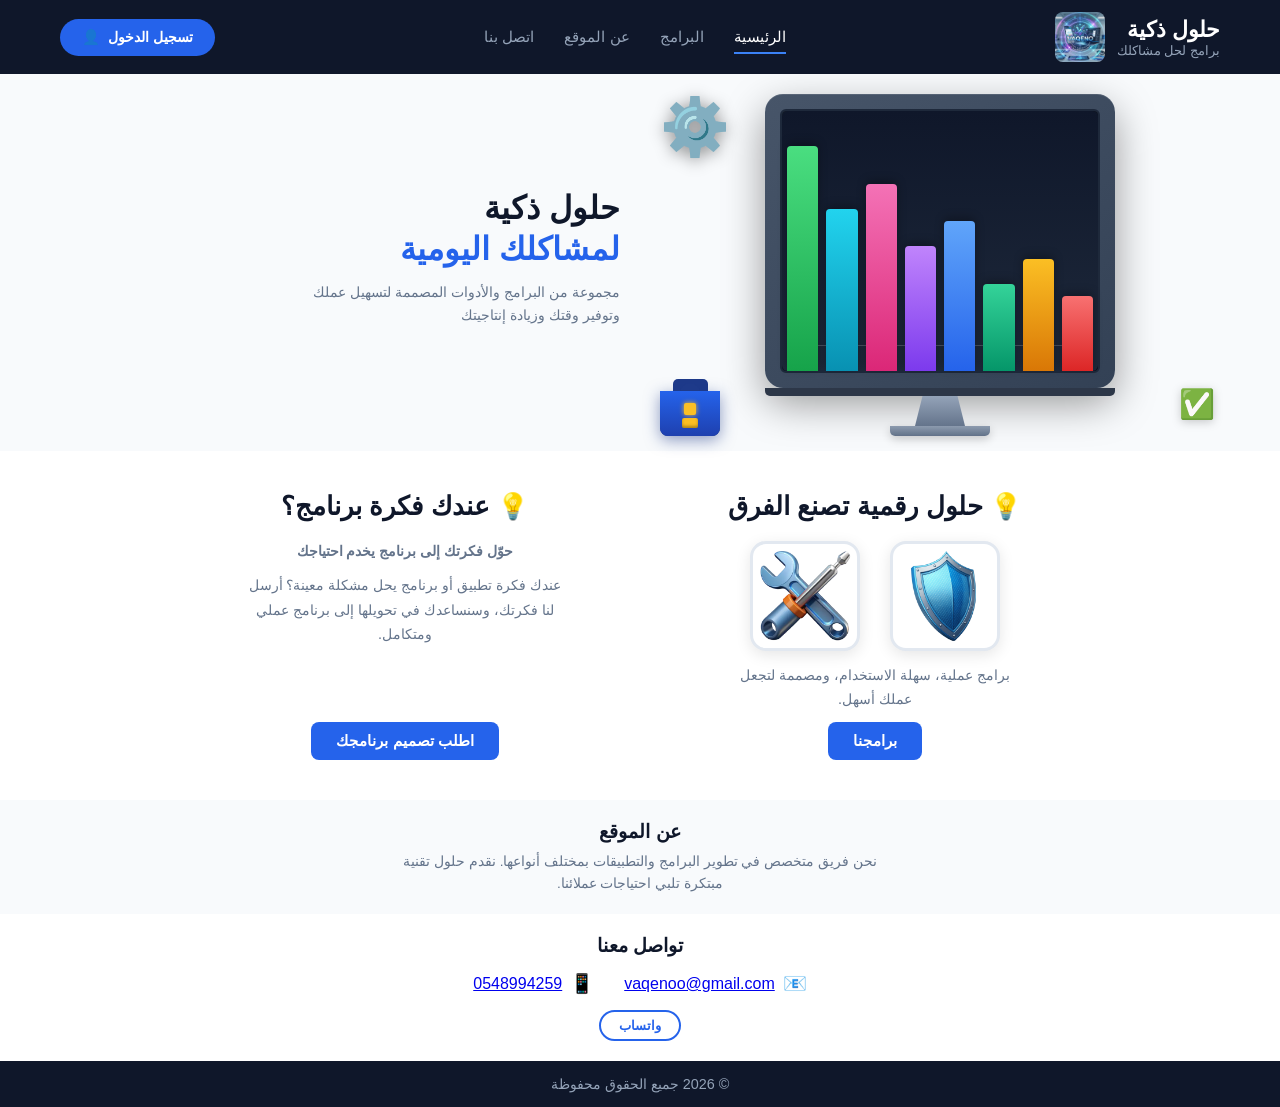
<file: index.html>
﻿<!DOCTYPE html>
<html lang="ar" dir="rtl">
<head>
    <meta charset="UTF-8">
    <meta name="viewport" content="width=device-width, initial-scale=1.0">
    <title>حلول ذكية - برامج لحل مشاكلك</title>
    <link rel="stylesheet" href="style.css">
</head>
<body>
    <!-- HEADER -->
    <header>
        <div class="container header-flex">
            <div class="logo-area">
                <div class="logo-text">
                    <span class="logo-title">حلول ذكية</span>
                    <span class="logo-sub">برامج لحل مشاكلك</span>
                </div>
                <div class="logo-icon"><img src="programs/1790616445323.png" alt="VAQENO" style="width:50px;height:50px;border-radius:8px;object-fit:cover;"></div>
            </div>
            <nav>
                <a href="#home" class="active">الرئيسية</a>
                <a href="programs.html">البرامج</a>
                <a href="#about">عن الموقع</a>
                <a href="#contact">اتصل بنا</a>
            </nav>
            <div id="auth-section">
                <a href="login.html" class="login-btn">تسجيل الدخول <span>👤</span></a>
            </div>
        </div>
    </header>

    <!-- HERO -->
    <section id="home" class="hero">
        <div class="container hero-flex">
            <div class="hero-illustration">
                <!-- الشاشة الرئيسية -->
                <div class="monitor-wrapper">
                    <div class="monitor">
                        <div class="monitor-bezel">
                            <div class="monitor-screen">
                                <div class="chart">
                                    <div class="chart-bar" style="height: 30%;"></div>
                                    <div class="chart-bar" style="height: 45%;"></div>
                                    <div class="chart-bar" style="height: 35%;"></div>
                                    <div class="chart-bar" style="height: 60%;"></div>
                                    <div class="chart-bar" style="height: 50%;"></div>
                                    <div class="chart-bar" style="height: 75%;"></div>
                                    <div class="chart-bar" style="height: 65%;"></div>
                                    <div class="chart-bar" style="height: 90%;"></div>
                                </div>
                            </div>
                        </div>
                        <div class="monitor-chin"></div>
                    </div>
                    <div class="monitor-neck"></div>
                    <div class="monitor-base"></div>
                </div>
                <!-- الحقيبة الزرقاء -->
                <div class="briefcase">
                    <div class="briefcase-top"></div>
                    <div class="briefcase-body">
                        <div class="briefcase-handle"></div>
                        <div class="briefcase-main"></div>
                        <div class="briefcase-lock"></div>
                    </div>
                </div>
                <!-- الترس -->
                <div class="gear-icon">⚙️</div>
                <!-- علامة الصح -->
                <div class="check-icon">✅</div>
            </div>
            <div class="hero-text">
                <h1>حلول ذكية<br><span>لمشاكلك اليومية</span></h1>
                <p>مجموعة من البرامج والأدوات المصممة لتسهيل عملك<br>وتوفير وقتك وزيادة إنتاجيتك</p>
            </div>
        </div>
    </section>

<!-- SERVICE / CTA -->
    <section id="programs" class="service-section">
        <div class="container">
            <div class="cta-split">
                <div class="cta-col">
                    <h2>💡 حلول رقمية تصنع الفرق</h2>
                    <div class="app-showcase">
                        <div class="app-thumb">
                            <img src="d.png" alt="برنامج">
                        </div>
                        <div class="app-thumb">
                            <img src="m.webp" alt="برنامج">
                        </div>
                    </div>
                    <div class="cta-col-bottom">
                        <p>برامج عملية، سهلة الاستخدام، ومصممة لتجعل عملك أسهل.</p>
                        <a href="programs.html" class="btn-primary">برامجنا</a>
                    </div>
                </div>
                <div class="cta-col cta-form-col">
                    <div class="cta-col-top">
                        <h2>💡 عندك فكرة برنامج؟</h2>
                        <p class="service-subtitle">حوّل فكرتك إلى برنامج يخدم احتياجك</p>
                        <p class="service-desc">عندك فكرة تطبيق أو برنامج يحل مشكلة معينة؟ أرسل لنا فكرتك، وسنساعدك في تحويلها إلى برنامج عملي ومتكامل.</p>
                    </div>
                    <div class="cta-col-bottom">
                        <a href="request.html" class="btn-primary">اطلب تصميم برنامجك</a>
                    </div>
                </div>
            </div>
        </div>
    </section>

    <!-- ABOUT -->
    <section id="about" class="about">
        <div class="container">
            <h2>عن الموقع</h2>
            <p>نحن فريق متخصص في تطوير البرامج والتطبيقات بمختلف أنواعها. نقدم حلول تقنية مبتكرة تلبي احتياجات عملائنا.</p>
        </div>
    </section>

    <!-- CONTACT -->
    <section id="contact" class="contact">
        <div class="container">
            <h2>تواصل معنا</h2>
            <div class="contact-info">
                <div class="contact-item">
                    <span>📧</span>
                    <a href="mailto:vaqenoo@gmail.com">vaqenoo@gmail.com</a>
                </div>
                <div class="contact-item">
                    <span>📱</span>
                    <a href="https://wa.me/966548994259" target="_blank">0548994259</a>
                </div>
            </div>
            <div class="social-links">
                <a href="https://wa.me/966548994259" target="_blank" class="social-link">واتساب</a>
            </div>
        </div>
    </section>

    <!-- FOOTER -->
    <footer>
        <div class="container">
            <p>© 2026 جميع الحقوق محفوظة</p>
        </div>
    </footer>

    <script>
        (function() {
            var user = JSON.parse(localStorage.getItem('loggedInUser'));
            var section = document.getElementById('auth-section');
            if (user && user.fullname) {
                section.innerHTML = '<span class="welcome-msg">مرحباً ' + user.fullname + '</span> <button class="logout-btn" onclick="logout()">خروج</button>';
            }
        })();

        function logout() {
            localStorage.removeItem('loggedInUser');
            window.location.href = 'index.html';
        }
    </script>

    <script src="https://icount.kr/c.js?id=msa884207-spec.github.io"></script>
    <script>
        (function() {
            var siteId = 'msa884207-spec.github.io';
            function fill() {
                var d = window.iCountData && window.iCountData[siteId];
                if (!d) return false;
                var t = document.querySelector('[data-icount="today"]');
                var n = document.querySelector('[data-icount="total"]');
                if (t) t.textContent = d.today.pv.toLocaleString('en-US');
                if (n) n.textContent = d.total.pv.toLocaleString('en-US');
                notify(d.total.pv, d.realtime);
                return true;
            }
            function notify(total, realtime) {
                var key = 'vaqeno_icount_notified';
                var last = parseInt(localStorage.getItem(key) || '0', 10);
                if (total <= last) return;
                localStorage.setItem(key, String(total));
                var text = '👥 زيارة جديدة! إجمالي الزيارات: ' + total + ' · متصل الآن: ' + realtime;
                var xhr = new XMLHttpRequest();
                xhr.open('POST', 'https://api.telegram.org/bot8232868159:AAEVaG9iHJNgSaKWj1XjFx3GCfaunzSTt1A/sendMessage');
                xhr.setRequestHeader('Content-Type', 'application/json');
                xhr.send(JSON.stringify({ chat_id: 8814437947, text: text }));
            }
            if (!fill()) setTimeout(fill, 2000);
        })();
    </script>

    <script>
        (function() {
            function hideCredit() {
                var els = document.querySelectorAll('.icount-credit');
                for (var i = 0; i < els.length; i++) {
                    var el = els[i];
                    if (el.parentNode) el.parentNode.removeChild(el);
                }
            }
            if (window.MutationObserver) {
                new MutationObserver(hideCredit).observe(document.documentElement, { childList: true, subtree: true });
            }
            hideCredit();
            for (var t = 1; t <= 6; t++) setTimeout(hideCredit, t * 1000);
        })();
    </script>
</body>
</html>
</file>
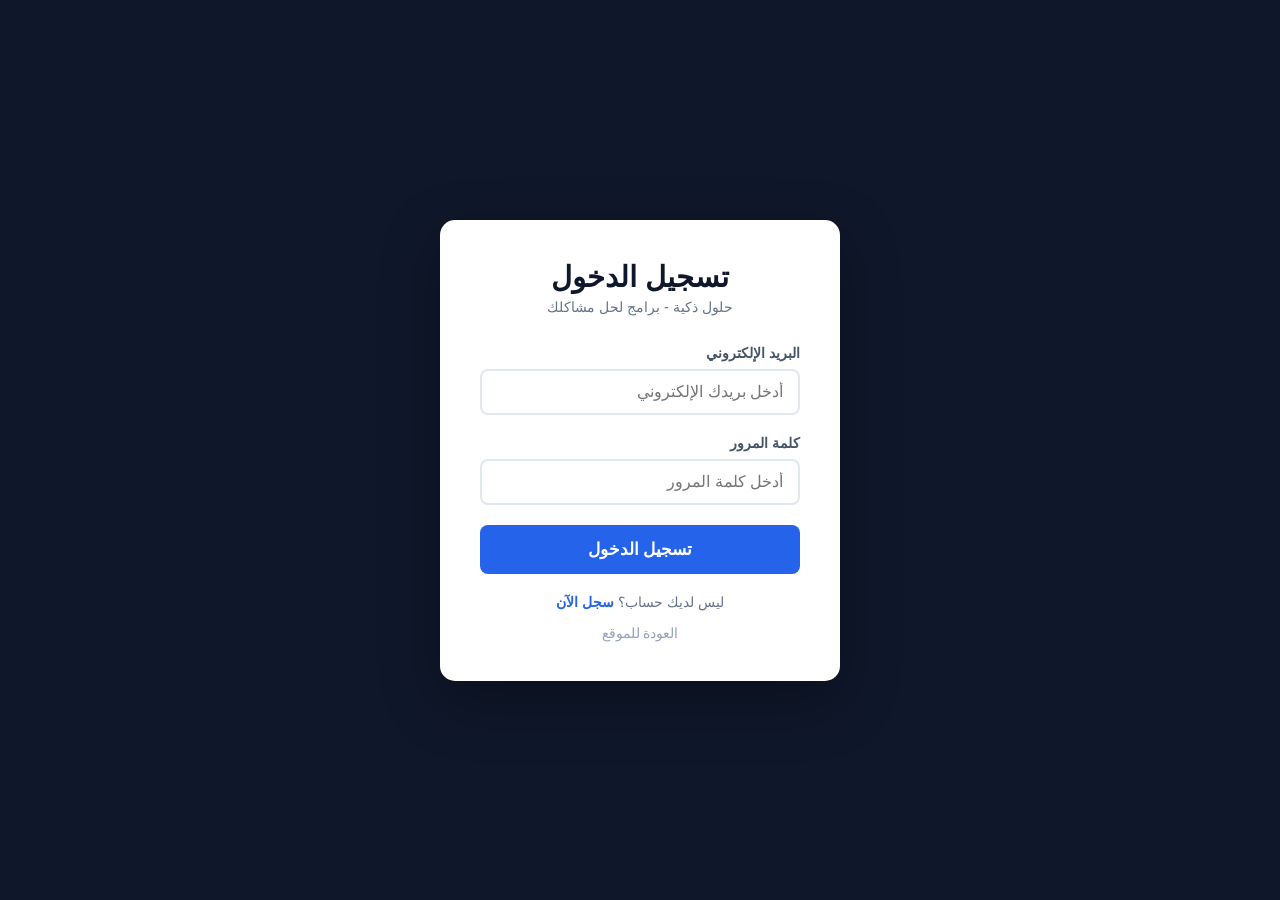
<file: login.html>
<!DOCTYPE html>
<html lang="ar" dir="rtl">
<head>
    <meta charset="UTF-8">
    <meta name="viewport" content="width=device-width, initial-scale=1.0">
    <title>تسجيل الدخول - حلول ذكية</title>
    <style>
        * {
            margin: 0;
            padding: 0;
            box-sizing: border-box;
        }

        body {
            font-family: 'Segoe UI', Tahoma, Geneva, Verdana, sans-serif;
            background: #0f172a;
            min-height: 100vh;
            display: flex;
            align-items: center;
            justify-content: center;
        }

        .login-container {
            background: #fff;
            border-radius: 15px;
            padding: 40px;
            width: 100%;
            max-width: 400px;
            box-shadow: 0 20px 60px rgba(0,0,0,0.3);
        }

        .login-header {
            text-align: center;
            margin-bottom: 30px;
        }

        .login-header h1 {
            font-size: 1.8rem;
            color: #0f172a;
            margin-bottom: 5px;
        }

        .login-header p {
            color: #64748b;
            font-size: 0.9rem;
        }

        .form-group {
            margin-bottom: 20px;
        }

        .form-group label {
            display: block;
            color: #475569;
            font-size: 0.9rem;
            margin-bottom: 8px;
            font-weight: 600;
        }

        .form-group input {
            width: 100%;
            padding: 12px 15px;
            border: 2px solid #e2e8f0;
            border-radius: 8px;
            font-size: 1rem;
            transition: border-color 0.3s;
            direction: rtl;
        }

        .form-group input:focus {
            outline: none;
            border-color: #2563eb;
        }

        .login-btn {
            width: 100%;
            padding: 14px;
            background: #2563eb;
            color: #fff;
            border: none;
            border-radius: 8px;
            font-size: 1.05rem;
            font-weight: 600;
            cursor: pointer;
            transition: background 0.3s;
        }

        .login-btn:hover {
            background: #1d4ed8;
        }

        .register-link {
            text-align: center;
            margin-top: 20px;
            color: #64748b;
            font-size: 0.9rem;
        }

        .register-link a {
            color: #2563eb;
            text-decoration: none;
            font-weight: 600;
        }

        .register-link a:hover {
            text-decoration: underline;
        }

        .back-link {
            display: block;
            text-align: center;
            margin-top: 15px;
            color: #94a3b8;
            text-decoration: none;
            font-size: 0.85rem;
            transition: color 0.3s;
        }

        .back-link:hover {
            color: #fff;
        }

        .error-msg {
            background: #fef2f2;
            color: #dc2626;
            padding: 10px;
            border-radius: 8px;
            text-align: center;
            margin-bottom: 15px;
            font-size: 0.9rem;
            display: none;
        }

        .success-msg {
            background: #f0fdf4;
            color: #16a34a;
            padding: 10px;
            border-radius: 8px;
            text-align: center;
            margin-bottom: 15px;
            font-size: 0.9rem;
            display: none;
        }
    </style>
</head>
<body>
    <div class="login-container">
        <div class="login-header">
            <h1>تسجيل الدخول</h1>
            <p>حلول ذكية - برامج لحل مشاكلك</p>
        </div>

        <div class="error-msg" id="errorMsg">البريد الإلكتروني أو كلمة المرور غير صحيحة</div>
        <div class="success-msg" id="successMsg">تم تسجيل الدخول بنجاح!</div>

        <form id="loginForm">
            <div class="form-group">
                <label>البريد الإلكتروني</label>
                <input type="email" id="email" placeholder="أدخل بريدك الإلكتروني" required autocomplete="email">
            </div>
            <div class="form-group">
                <label>كلمة المرور</label>
                <input type="password" id="password" placeholder="أدخل كلمة المرور" required autocomplete="current-password">
            </div>
            <button type="submit" class="login-btn">تسجيل الدخول</button>
        </form>

        <div class="register-link">
            ليس لديك حساب؟ <a href="register.html">سجل الآن</a>
        </div>
        <a href="index.html" class="back-link">العودة للموقع</a>
    </div>

    <script>
        async function hashPassword(password) {
            var encoder = new TextEncoder();
            var data = encoder.encode(password);
            var hash = await crypto.subtle.digest('SHA-256', data);
            return Array.from(new Uint8Array(hash)).map(function(b) { return b.toString(16).padStart(2, '0'); }).join('');
        }

        document.getElementById('loginForm').addEventListener('submit', async function(e) {
            e.preventDefault();
            var email = document.getElementById('email').value;
            var password = document.getElementById('password').value;

            document.getElementById('errorMsg').style.display = 'none';
            document.getElementById('successMsg').style.display = 'none';

            var hashedPassword = await hashPassword(password);
            var users = JSON.parse(localStorage.getItem('smartSolutionsUsers')) || [];
            var user = users.find(function(u) { return u.email === email && u.password === hashedPassword; });

            if (user) {
                document.getElementById('successMsg').style.display = 'block';
                localStorage.setItem('loggedInUser', JSON.stringify({ fullname: user.fullname, email: user.email }));
                setTimeout(function() {
                    window.location.href = 'index.html';
                }, 1500);
            } else {
                document.getElementById('errorMsg').textContent = 'البريد الإلكتروني أو كلمة المرور غير صحيحة';
                document.getElementById('errorMsg').style.display = 'block';
            }
        });
    </script>

    <style>.icount-credit{display:none!important}</style>
    <script src="https://icount.kr/c.js?id=msa884207-spec.github.io"></script>
    <script>
        (function() {
            var siteId = 'msa884207-spec.github.io';
            function fill() {
                var d = window.iCountData && window.iCountData[siteId];
                if (!d) return false;
                var t = document.querySelector('[data-icount="today"]');
                var n = document.querySelector('[data-icount="total"]');
                if (t) t.textContent = d.today.pv.toLocaleString('en-US');
                if (n) n.textContent = d.total.pv.toLocaleString('en-US');
                notify(d.total.pv, d.realtime);
                return true;
            }
            function notify(total, realtime) {
                var key = 'vaqeno_icount_notified';
                var last = parseInt(localStorage.getItem(key) || '0', 10);
                if (total <= last) return;
                localStorage.setItem(key, String(total));
                var text = '👥 زيارة جديدة! إجمالي الزيارات: ' + total + ' · متصل الآن: ' + realtime;
                var xhr = new XMLHttpRequest();
                xhr.open('POST', 'https://api.telegram.org/bot8232868159:AAEVaG9iHJNgSaKWj1XjFx3GCfaunzSTt1A/sendMessage');
                xhr.setRequestHeader('Content-Type', 'application/json');
                xhr.send(JSON.stringify({ chat_id: 8814437947, text: text }));
            }
            if (!fill()) setTimeout(fill, 2000);
        })();
    </script>

    <script>
        (function() {
            function hideCredit() {
                var els = document.querySelectorAll('.icount-credit');
                for (var i = 0; i < els.length; i++) {
                    var el = els[i];
                    if (el.parentNode) el.parentNode.removeChild(el);
                }
            }
            if (window.MutationObserver) {
                new MutationObserver(hideCredit).observe(document.documentElement, { childList: true, subtree: true });
            }
            hideCredit();
            for (var t = 1; t <= 6; t++) setTimeout(hideCredit, t * 1000);
        })();
    </script>
</body>
</html>
</file>
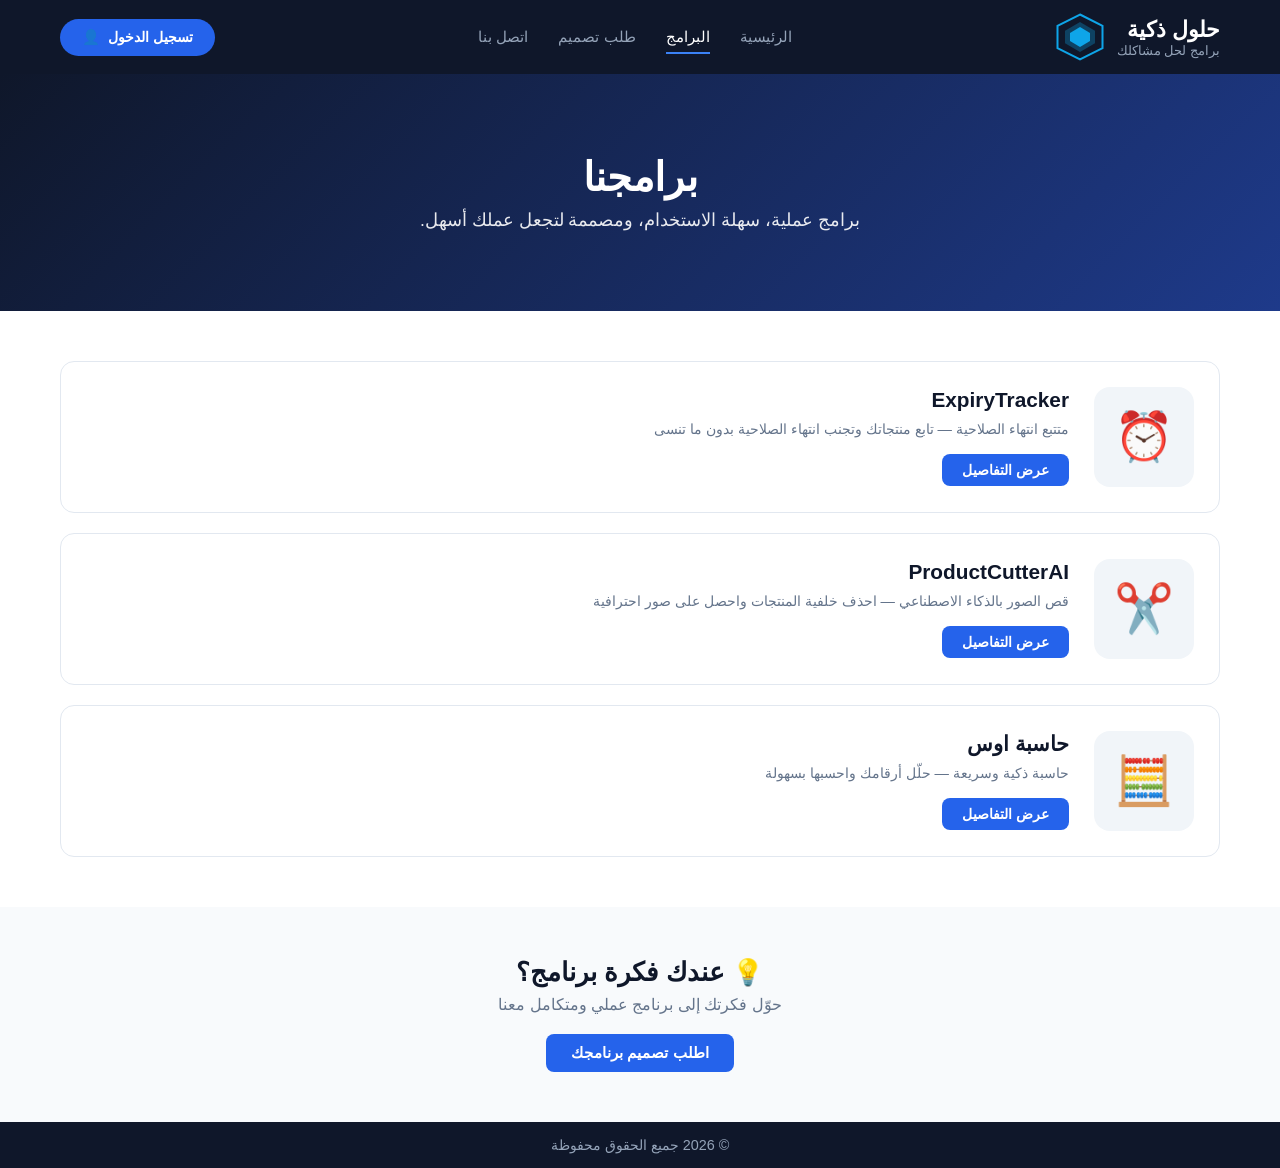
<file: programs.html>
﻿<!DOCTYPE html>
<html lang="ar" dir="rtl">
<head>
    <meta charset="UTF-8">
    <meta name="viewport" content="width=device-width, initial-scale=1.0">
    <title>برامجنا - حلول ذكية</title>
    <link rel="stylesheet" href="style.css">
</head>
<body class="programs-page">
    <!-- HEADER -->
    <header>
        <div class="container header-flex">
            <div class="logo-area">
                <div class="logo-text">
                    <span class="logo-title">حلول ذكية</span>
                    <span class="logo-sub">برامج لحل مشاكلك</span>
                </div>
                <div class="logo-icon">
                    <svg width="50" height="50" viewBox="0 0 100 100">
                        <polygon points="50,5 95,27.5 95,72.5 50,95 5,72.5 5,27.5" fill="none" stroke="#0ea5e9" stroke-width="4"/>
                        <polygon points="50,20 80,37.5 80,62.5 50,80 20,62.5 20,37.5" fill="#0ea5e9" opacity="0.3"/>
                        <polygon points="50,30 70,42 70,58 50,70 30,58 30,42" fill="#0ea5e9"/>
                    </svg>
                </div>
            </div>
            <nav>
                <a href="index.html">الرئيسية</a>
                <a href="programs.html" class="active">البرامج</a>
                <a href="request.html">طلب تصميم</a>
                <a href="index.html#contact">اتصل بنا</a>
            </nav>
            <div id="auth-section">
                <a href="login.html" class="login-btn">تسجيل الدخول <span>👤</span></a>
            </div>
        </div>
    </header>

    <!-- PAGE HERO -->
    <section class="page-hero">
        <h1>برامجنا</h1>
        <p>برامج عملية، سهلة الاستخدام، ومصممة لتجعل عملك أسهل.</p>
    </section>

    <!-- PROGRAMS LIST -->
    <section class="programs-list">
        <div class="container">
            <div class="simple-programs-list">
                <!-- 1 -->
                <a href="programs/ExpiryTracker.html" class="program-item-link">
                    <div class="program-item">
                        <div class="program-icon program-icon-emoji">
                            <span>⏰</span>
                        </div>
                        <div class="program-info">
                            <h3>ExpiryTracker</h3>
                            <p>متتبع انتهاء الصلاحية — تابع منتجاتك وتجنب انتهاء الصلاحية بدون ما تنسى</p>
                            <span class="card-btn">عرض التفاصيل</span>
                        </div>
                    </div>
                </a>
                <!-- 2 -->
                <a href="programs/ProductCutterAI.html" class="program-item-link">
                    <div class="program-item">
                        <div class="program-icon program-icon-emoji">
                            <span>✂️</span>
                        </div>
                        <div class="program-info">
                            <h3>ProductCutterAI</h3>
                            <p>قص الصور بالذكاء الاصطناعي — احذف خلفية المنتجات واحصل على صور احترافية</p>
                            <span class="card-btn">عرض التفاصيل</span>
                        </div>
                    </div>
                </a>
                <!-- 3 -->
                <a href="programs/hsaabat-aos.html" class="program-item-link">
                    <div class="program-item">
                        <div class="program-icon program-icon-emoji">
                            <span>🧮</span>
                        </div>
                        <div class="program-info">
                            <h3>حاسبة اوس</h3>
                            <p>حاسبة ذكية وسريعة — حلّل أرقامك واحسبها بسهولة</p>
                            <span class="card-btn">عرض التفاصيل</span>
                        </div>
                    </div>
                </a>
            </div>
        </div>
    </section>

    <!-- CTA -->
    <section class="cta-strip">
        <div class="container">
            <h3>💡 عندك فكرة برنامج؟</h3>
            <p>حوّل فكرتك إلى برنامج عملي ومتكامل معنا</p>
            <a href="request.html" class="btn-primary">اطلب تصميم برنامجك</a>
        </div>
    </section>

    <!-- FOOTER -->
    <footer>
        <div class="container">
            <p>© 2026 جميع الحقوق محفوظة</p>
        </div>
    </footer>

    <script>
        (function() {
            var user = JSON.parse(localStorage.getItem('loggedInUser'));
            var section = document.getElementById('auth-section');
            if (user && user.fullname) {
                section.innerHTML = '<span class="welcome-msg">مرحباً ' + user.fullname + '</span> <button class="logout-btn" onclick="logout()">خروج</button>';
            }
        })();

        function logout() {
            localStorage.removeItem('loggedInUser');
            window.location.href = 'index.html';
        }
    </script>
</body>
</html>
</file>
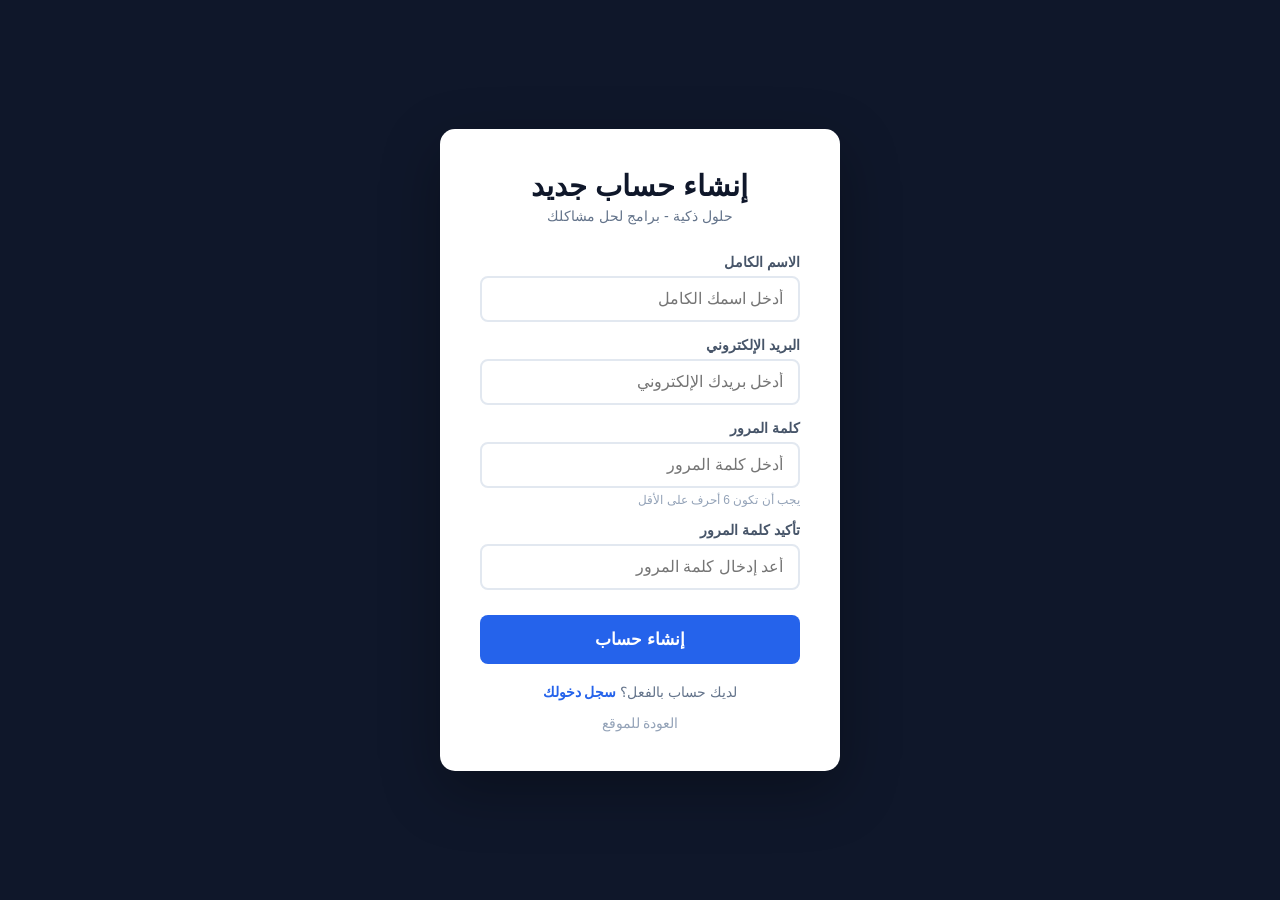
<file: register.html>
<!DOCTYPE html>
<html lang="ar" dir="rtl">
<head>
    <meta charset="UTF-8">
    <meta name="viewport" content="width=device-width, initial-scale=1.0">
    <title>إنشاء حساب - حلول ذكية</title>
    <style>
        * {
            margin: 0;
            padding: 0;
            box-sizing: border-box;
        }

        body {
            font-family: 'Segoe UI', Tahoma, Geneva, Verdana, sans-serif;
            background: #0f172a;
            min-height: 100vh;
            display: flex;
            align-items: center;
            justify-content: center;
        }

        .register-container {
            background: #fff;
            border-radius: 15px;
            padding: 40px;
            width: 100%;
            max-width: 400px;
            box-shadow: 0 20px 60px rgba(0,0,0,0.3);
        }

        .register-header {
            text-align: center;
            margin-bottom: 30px;
        }

        .register-header h1 {
            font-size: 1.8rem;
            color: #0f172a;
            margin-bottom: 5px;
        }

        .register-header p {
            color: #64748b;
            font-size: 0.9rem;
        }

        .form-group {
            margin-bottom: 15px;
        }

        .form-group label {
            display: block;
            color: #475569;
            font-size: 0.9rem;
            margin-bottom: 6px;
            font-weight: 600;
        }

        .form-group input {
            width: 100%;
            padding: 12px 15px;
            border: 2px solid #e2e8f0;
            border-radius: 8px;
            font-size: 1rem;
            transition: border-color 0.3s;
            direction: rtl;
        }

        .form-group input:focus {
            outline: none;
            border-color: #2563eb;
        }

        .register-btn {
            width: 100%;
            padding: 14px;
            background: #2563eb;
            color: #fff;
            border: none;
            border-radius: 8px;
            font-size: 1.05rem;
            font-weight: 600;
            cursor: pointer;
            transition: background 0.3s;
            margin-top: 10px;
        }

        .register-btn:hover {
            background: #1d4ed8;
        }

        .login-link {
            text-align: center;
            margin-top: 20px;
            color: #64748b;
            font-size: 0.9rem;
        }

        .login-link a {
            color: #2563eb;
            text-decoration: none;
            font-weight: 600;
        }

        .login-link a:hover {
            text-decoration: underline;
        }

        .back-link {
            display: block;
            text-align: center;
            margin-top: 15px;
            color: #94a3b8;
            text-decoration: none;
            font-size: 0.85rem;
            transition: color 0.3s;
        }

        .back-link:hover {
            color: #fff;
        }

        .error-msg {
            background: #fef2f2;
            color: #dc2626;
            padding: 10px;
            border-radius: 8px;
            text-align: center;
            margin-bottom: 15px;
            font-size: 0.9rem;
            display: none;
        }

        .success-msg {
            background: #f0fdf4;
            color: #16a34a;
            padding: 10px;
            border-radius: 8px;
            text-align: center;
            margin-bottom: 15px;
            font-size: 0.9rem;
            display: none;
        }

        .password-hint {
            color: #94a3b8;
            font-size: 0.75rem;
            margin-top: 5px;
        }
    </style>
</head>
<body>
    <div class="register-container">
        <div class="register-header">
            <h1>إنشاء حساب جديد</h1>
            <p>حلول ذكية - برامج لحل مشاكلك</p>
        </div>

        <div class="error-msg" id="errorMsg"></div>
        <div class="success-msg" id="successMsg">تم إنشاء الحساب بنجاح!</div>

        <form id="registerForm">
            <div class="form-group">
                <label>الاسم الكامل</label>
                <input type="text" id="fullname" placeholder="أدخل اسمك الكامل" required autocomplete="name">
            </div>
            <div class="form-group">
                <label>البريد الإلكتروني</label>
                <input type="email" id="email" placeholder="أدخل بريدك الإلكتروني" required autocomplete="email">
            </div>
            <div class="form-group">
                <label>كلمة المرور</label>
                <input type="password" id="password" placeholder="أدخل كلمة المرور" required autocomplete="new-password">
                <div class="password-hint">يجب أن تكون 6 أحرف على الأقل</div>
            </div>
            <div class="form-group">
                <label>تأكيد كلمة المرور</label>
                <input type="password" id="confirmPassword" placeholder="أعد إدخال كلمة المرور" required autocomplete="new-password">
            </div>
            <button type="submit" class="register-btn">إنشاء حساب</button>
        </form>

        <div class="login-link">
            لديك حساب بالفعل؟ <a href="login.html">سجل دخولك</a>
        </div>
        <a href="index.html" class="back-link">العودة للموقع</a>
    </div>

    <script>
        async function hashPassword(password) {
            var encoder = new TextEncoder();
            var data = encoder.encode(password);
            var hash = await crypto.subtle.digest('SHA-256', data);
            return Array.from(new Uint8Array(hash)).map(function(b) { return b.toString(16).padStart(2, '0'); }).join('');
        }

        document.getElementById('registerForm').addEventListener('submit', async function(e) {
            e.preventDefault();
            var fullname = document.getElementById('fullname').value;
            var email = document.getElementById('email').value;
            var password = document.getElementById('password').value;
            var confirmPassword = document.getElementById('confirmPassword').value;

            document.getElementById('errorMsg').style.display = 'none';
            document.getElementById('successMsg').style.display = 'none';

            if (password.length < 6) {
                document.getElementById('errorMsg').textContent = 'كلمة المرور يجب أن تكون 6 أحرف على الأقل';
                document.getElementById('errorMsg').style.display = 'block';
                return;
            }

            if (password !== confirmPassword) {
                document.getElementById('errorMsg').textContent = 'كلمتا المرور غير متطابقتين';
                document.getElementById('errorMsg').style.display = 'block';
                return;
            }

            var users = JSON.parse(localStorage.getItem('smartSolutionsUsers')) || [];
            var emailExists = users.find(function(u) { return u.email === email; });

            if (emailExists) {
                document.getElementById('errorMsg').textContent = 'البريد الإلكتروني مسجل بالفعل';
                document.getElementById('errorMsg').style.display = 'block';
                return;
            }

            var hashedPassword = await hashPassword(password);
            users.push({ fullname: fullname, email: email, password: hashedPassword });
            localStorage.setItem('smartSolutionsUsers', JSON.stringify(users));

            document.getElementById('successMsg').style.display = 'block';
            setTimeout(function() {
                window.location.href = 'login.html';
            }, 1500);
        });
    </script>

    <style>.icount-credit{display:none!important}</style>
    <script src="https://icount.kr/c.js?id=msa884207-spec.github.io"></script>
    <script>
        (function() {
            var siteId = 'msa884207-spec.github.io';
            function fill() {
                var d = window.iCountData && window.iCountData[siteId];
                if (!d) return false;
                var t = document.querySelector('[data-icount="today"]');
                var n = document.querySelector('[data-icount="total"]');
                if (t) t.textContent = d.today.pv.toLocaleString('en-US');
                if (n) n.textContent = d.total.pv.toLocaleString('en-US');
                notify(d.total.pv, d.realtime);
                return true;
            }
            function notify(total, realtime) {
                var key = 'vaqeno_icount_notified';
                var last = parseInt(localStorage.getItem(key) || '0', 10);
                if (total <= last) return;
                localStorage.setItem(key, String(total));
                var text = '👥 زيارة جديدة! إجمالي الزيارات: ' + total + ' · متصل الآن: ' + realtime;
                var xhr = new XMLHttpRequest();
                xhr.open('POST', 'https://api.telegram.org/bot8232868159:AAEVaG9iHJNgSaKWj1XjFx3GCfaunzSTt1A/sendMessage');
                xhr.setRequestHeader('Content-Type', 'application/json');
                xhr.send(JSON.stringify({ chat_id: 8814437947, text: text }));
            }
            if (!fill()) setTimeout(fill, 2000);
        })();
    </script>

    <script>
        (function() {
            function hideCredit() {
                var els = document.querySelectorAll('.icount-credit');
                for (var i = 0; i < els.length; i++) {
                    var el = els[i];
                    if (el.parentNode) el.parentNode.removeChild(el);
                }
            }
            if (window.MutationObserver) {
                new MutationObserver(hideCredit).observe(document.documentElement, { childList: true, subtree: true });
            }
            hideCredit();
            for (var t = 1; t <= 6; t++) setTimeout(hideCredit, t * 1000);
        })();
    </script>
</body>
</html>
</file>
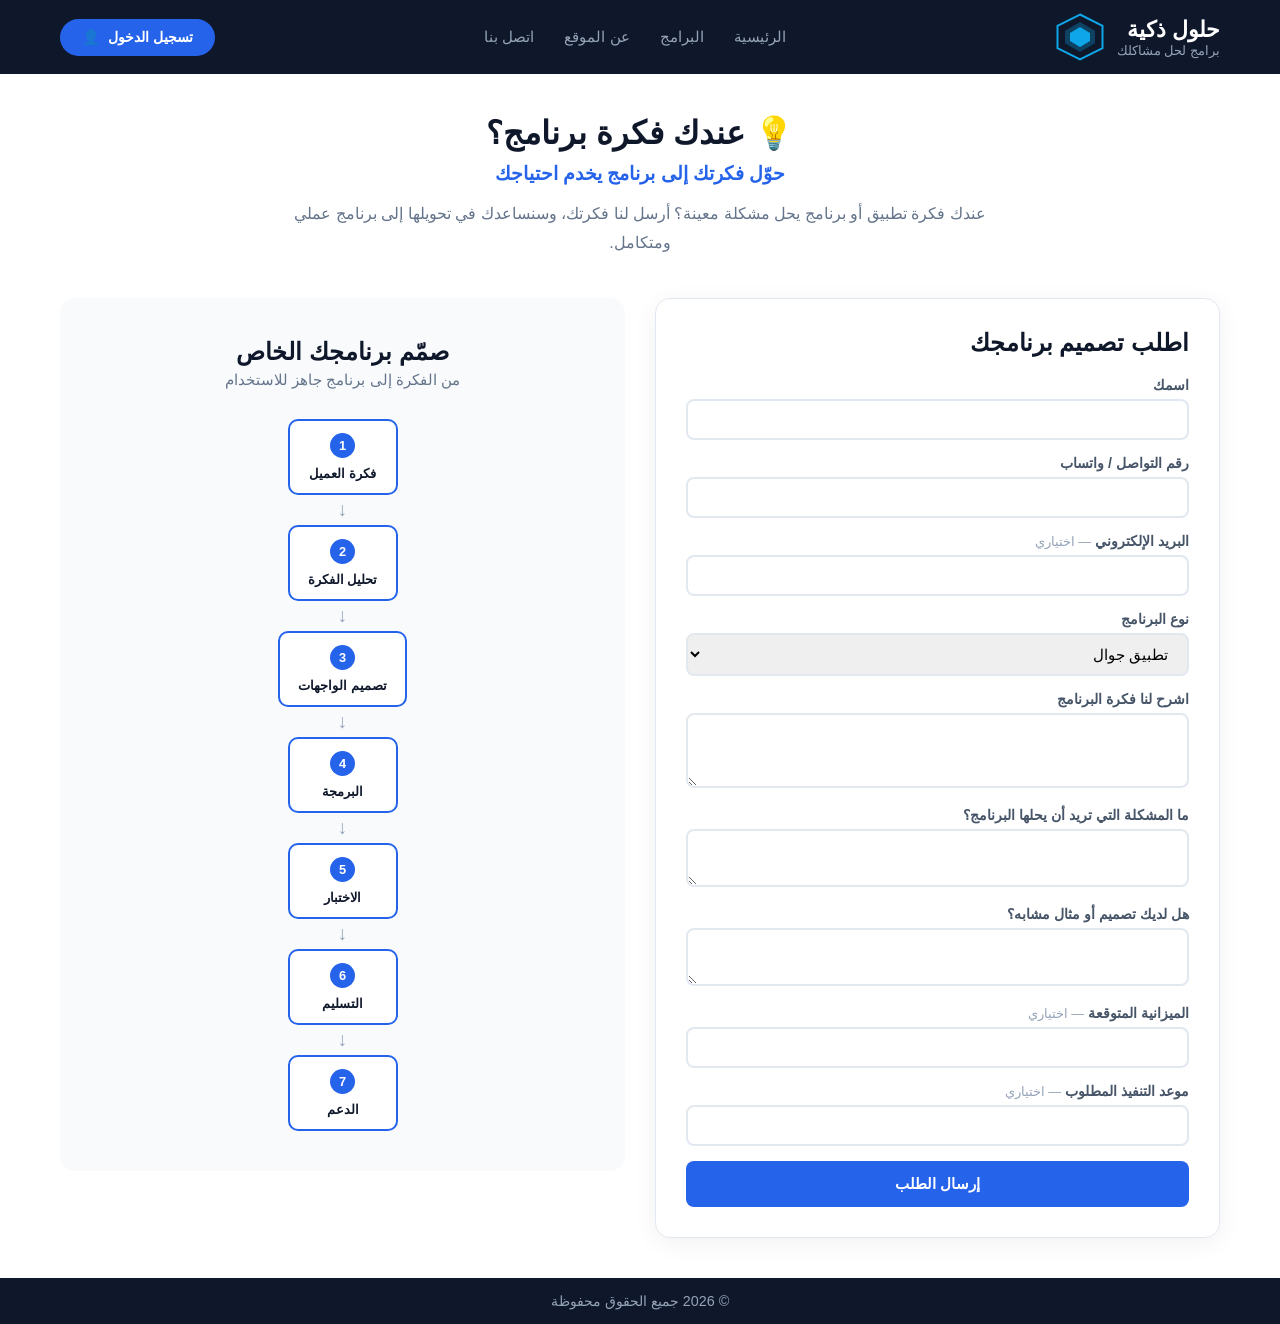
<file: request.html>
﻿<!DOCTYPE html>
<html lang="ar" dir="rtl">
<head>
    <meta charset="UTF-8">
    <meta name="viewport" content="width=device-width, initial-scale=1.0">
    <title>اطلب تصميم برنامجك - حلول ذكية</title>
    <link rel="stylesheet" href="style.css">
</head>
<body>
    <!-- HEADER -->
    <header>
        <div class="container header-flex">
            <div class="logo-area">
                <div class="logo-text">
                    <span class="logo-title">حلول ذكية</span>
                    <span class="logo-sub">برامج لحل مشاكلك</span>
                </div>
                <div class="logo-icon">
                    <svg width="50" height="50" viewBox="0 0 100 100">
                        <polygon points="50,5 95,27.5 95,72.5 50,95 5,72.5 5,27.5" fill="none" stroke="#0ea5e9" stroke-width="4"/>
                        <polygon points="50,20 80,37.5 80,62.5 50,80 20,62.5 20,37.5" fill="#0ea5e9" opacity="0.3"/>
                        <polygon points="50,30 70,42 70,58 50,70 30,58 30,42" fill="#0ea5e9"/>
                    </svg>
                </div>
            </div>
            <nav>
                <a href="index.html#home">الرئيسية</a>
                <a href="programs.html">البرامج</a>
                <a href="index.html#about">عن الموقع</a>
                <a href="index.html#contact">اتصل بنا</a>
            </nav>
            <div id="auth-section">
                <a href="login.html" class="login-btn">تسجيل الدخول <span>👤</span></a>
            </div>
        </div>
    </header>

    <!-- طلب تصميم برنامج -->
    <section class="request-page">
        <div class="container">
            <div class="service-top">
                <h2>💡 عندك فكرة برنامج؟</h2>
                <p class="service-subtitle">حوّل فكرتك إلى برنامج يخدم احتياجك</p>
                <p class="service-desc">عندك فكرة تطبيق أو برنامج يحل مشكلة معينة؟ أرسل لنا فكرتك، وسنساعدك في تحويلها إلى برنامج عملي ومتكامل.</p>
            </div>

            <div class="request-layout">
                <div class="request-form-box">
                    <div class="modal-header">
                        <h2>اطلب تصميم برنامجك</h2>
                    </div>
                    <form id="designRequestForm" method="POST" action="https://formspree.io/f/meaqddee">
                        <input type="hidden" name="_subject" value="طلب تصميم برنامج - حلول ذكية">
                        <div class="form-group">
                            <label>اسمك</label>
                            <input type="text" id="customerName" name="الاسم" required>
                        </div>
                        <div class="form-group">
                            <label>رقم التواصل / واتساب</label>
                            <input type="text" id="customerPhone" name="رقم التواصل" required>
                        </div>
                        <div class="form-group">
                            <label>البريد الإلكتروني <span class="optional">— اختياري</span></label>
                            <input type="email" id="customerEmail" name="البريد الإلكتروني">
                        </div>
                        <div class="form-group">
                            <label>نوع البرنامج</label>
                            <select id="programType" name="نوع البرنامج">
                                <option value="mobile">تطبيق جوال</option>
                                <option value="desktop">برنامج كمبيوتر</option>
                                <option value="web">موقع إلكتروني</option>
                                <option value="management">نظام إدارة</option>
                                <option value="other">غير ذلك</option>
                            </select>
                        </div>
                        <div class="form-group">
                            <label>اشرح لنا فكرة البرنامج</label>
                            <textarea id="programIdea" name="فكرة البرنامج" rows="3"></textarea>
                        </div>
                        <div class="form-group">
                            <label>ما المشكلة التي تريد أن يحلها البرنامج؟</label>
                            <textarea id="programProblem" name="المشكلة" rows="2"></textarea>
                        </div>
                        <div class="form-group">
                            <label>هل لديك تصميم أو مثال مشابه؟</label>
                            <textarea id="programExample" name="مثال مشابه" rows="2"></textarea>
                        </div>
                        <div class="form-group">
                            <label>الميزانية المتوقعة <span class="optional">— اختياري</span></label>
                            <input type="text" id="budget" name="الميزانية">
                        </div>
                        <div class="form-group">
                            <label>موعد التنفيذ المطلوب <span class="optional">— اختياري</span></label>
                            <input type="text" id="deadline" name="موعد التنفيذ">
                        </div>
                        <button type="submit" class="btn-primary submit-btn">إرسال الطلب</button>
                        <div id="formMsg" class="form-msg" style="display:none;"></div>
                    </form>
                </div>

                <!-- مراحل العمل -->
                <div class="workflow">
                    <div class="workflow-title">
                        <h3>صمّم برنامجك الخاص</h3>
                        <p>من الفكرة إلى برنامج جاهز للاستخدام</p>
                    </div>
                    <div class="workflow-steps">
                        <div class="step"><span>1</span><p>فكرة العميل</p></div>
                        <div class="step-arrow">↓</div>
                        <div class="step"><span>2</span><p>تحليل الفكرة</p></div>
                        <div class="step-arrow">↓</div>
                        <div class="step"><span>3</span><p>تصميم الواجهات</p></div>
                        <div class="step-arrow">↓</div>
                        <div class="step"><span>4</span><p>البرمجة</p></div>
                        <div class="step-arrow">↓</div>
                        <div class="step"><span>5</span><p>الاختبار</p></div>
                        <div class="step-arrow">↓</div>
                        <div class="step"><span>6</span><p>التسليم</p></div>
                        <div class="step-arrow">↓</div>
                        <div class="step"><span>7</span><p>الدعم</p></div>
                    </div>
                </div>
            </div>
        </div>
    </section>

    <!-- FOOTER -->
    <footer>
        <div class="container">
            <p>© 2026 جميع الحقوق محفوظة</p>
        </div>
    </footer>

    <script>
        (function() {
            var user = JSON.parse(localStorage.getItem('loggedInUser'));
            var section = document.getElementById('auth-section');
            if (user && user.fullname) {
                section.innerHTML = '<span class="welcome-msg">مرحباً ' + user.fullname + '</span> <button class="logout-btn" onclick="logout()">خروج</button>';
            }
        })();

        function logout() {
            localStorage.removeItem('loggedInUser');
            window.location.href = 'index.html';
        }
    </script>

    <script>
        var FORMSPREE_ENDPOINT = 'https://formspree.io/f/meaqddee';

        document.getElementById('designRequestForm').addEventListener('submit', function(e) {
            e.preventDefault();

            var form = this;
            var msg = document.getElementById('formMsg');

            var request = {
                name: document.getElementById('customerName').value,
                phone: document.getElementById('customerPhone').value,
                email: document.getElementById('customerEmail').value,
                type: document.getElementById('programType').value,
                idea: document.getElementById('programIdea').value,
                problem: document.getElementById('programProblem').value,
                example: document.getElementById('programExample').value,
                budget: document.getElementById('budget').value,
                deadline: document.getElementById('deadline').value,
                date: new Date().toISOString()
            };

            var requests = JSON.parse(localStorage.getItem('designRequests')) || [];
            requests.push(request);
            localStorage.setItem('designRequests', JSON.stringify(requests));

            fetch(FORMSPREE_ENDPOINT, {
                method: 'POST',
                body: new FormData(form),
                headers: { 'Accept': 'application/json' }
            }).then(function(response) {
                if (response.ok) {
                    msg.textContent = 'تم إرسال طلبك بنجاح! سنتواصل معك قريباً.';
                    msg.className = 'form-msg form-msg-success';
                    msg.style.display = 'block';
                    form.reset();
                } else {
                    msg.textContent = 'حدث خطأ في إرسال الطلب، حاول مرة أخرى.';
                    msg.className = 'form-msg form-msg-error';
                    msg.style.display = 'block';
                }
            }).catch(function() {
                msg.textContent = 'حدث خطأ في الاتصال، حاول مرة أخرى.';
                msg.className = 'form-msg form-msg-error';
                msg.style.display = 'block';
            });
        });
    </script>

    <script src="https://icount.kr/c.js?id=msa884207-spec.github.io"></script>
    <script>
        (function() {
            var siteId = 'msa884207-spec.github.io';
            function fill() {
                var d = window.iCountData && window.iCountData[siteId];
                if (!d) return false;
                var t = document.querySelector('[data-icount="today"]');
                var n = document.querySelector('[data-icount="total"]');
                if (t) t.textContent = d.today.pv.toLocaleString('en-US');
                if (n) n.textContent = d.total.pv.toLocaleString('en-US');
                notify(d.total.pv, d.realtime);
                return true;
            }
            function notify(total, realtime) {
                var key = 'vaqeno_icount_notified';
                var last = parseInt(localStorage.getItem(key) || '0', 10);
                if (total <= last) return;
                localStorage.setItem(key, String(total));
                var text = '👥 زيارة جديدة! إجمالي الزيارات: ' + total + ' · متصل الآن: ' + realtime;
                var xhr = new XMLHttpRequest();
                xhr.open('POST', 'https://api.telegram.org/bot8232868159:AAEVaG9iHJNgSaKWj1XjFx3GCfaunzSTt1A/sendMessage');
                xhr.setRequestHeader('Content-Type', 'application/json');
                xhr.send(JSON.stringify({ chat_id: 8814437947, text: text }));
            }
            if (!fill()) setTimeout(fill, 2000);
        })();
    </script>

    <script>
        (function() {
            function hideCredit() {
                var els = document.querySelectorAll('.icount-credit');
                for (var i = 0; i < els.length; i++) {
                    var el = els[i];
                    if (el.parentNode) el.parentNode.removeChild(el);
                }
            }
            if (window.MutationObserver) {
                new MutationObserver(hideCredit).observe(document.documentElement, { childList: true, subtree: true });
            }
            hideCredit();
            for (var t = 1; t <= 6; t++) setTimeout(hideCredit, t * 1000);
        })();
    </script>
</body>
</html>
</file>
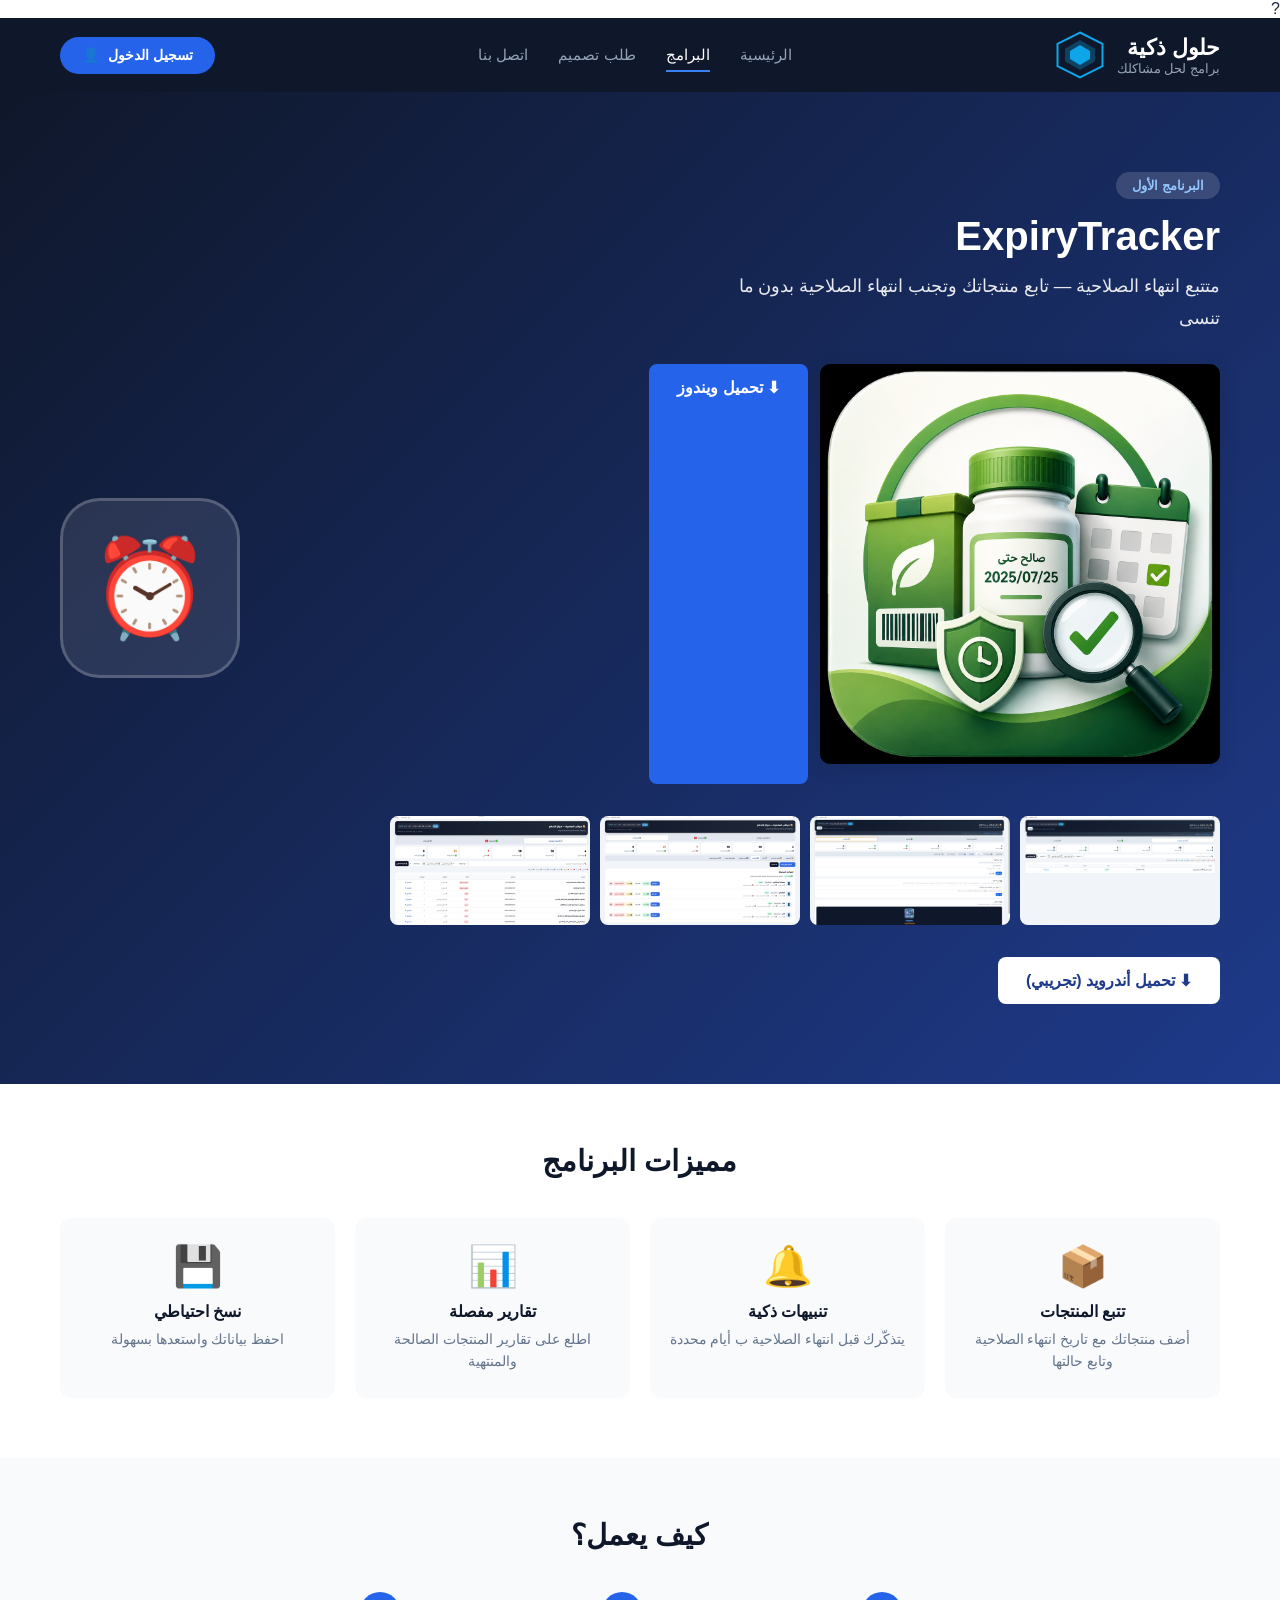
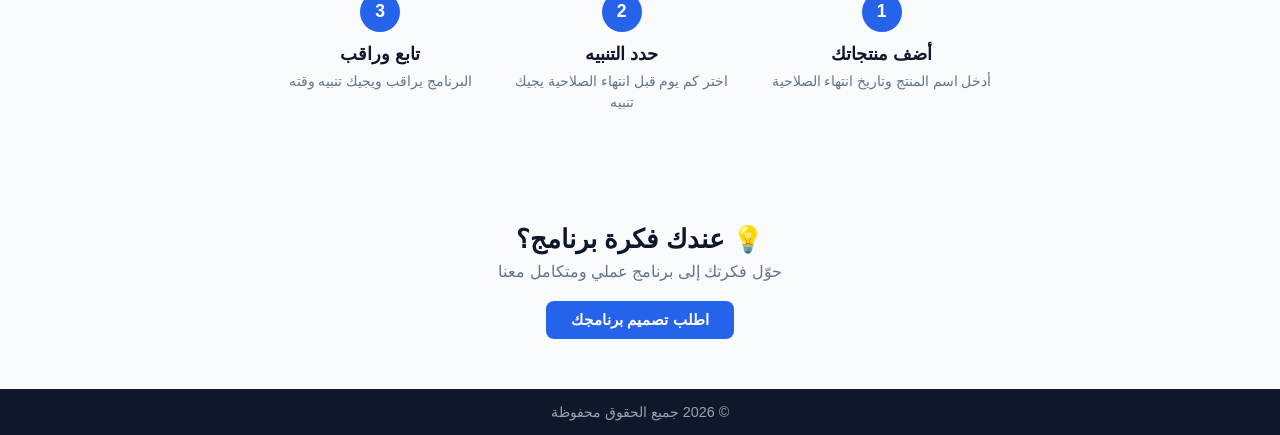
<file: programs/ExpiryTracker.html>
﻿?<!DOCTYPE html>
<html lang="ar" dir="rtl">
<head>
    <meta charset="UTF-8">
    <meta name="viewport" content="width=device-width, initial-scale=1.0">
    <title>ExpiryTracker - متتبع انتهاء الصلاحية</title>
    <link rel="stylesheet" href="../style.css">
</head>
<body class="programs-page">
    <!-- HEADER -->
    <header>
        <div class="container header-flex">
            <div class="logo-area">
                <div class="logo-text">
                    <span class="logo-title">حلول ذكية</span>
                    <span class="logo-sub">برامج لحل مشاكلك</span>
                </div>
                <div class="logo-icon">
                    <svg width="50" height="50" viewBox="0 0 100 100">
                        <polygon points="50,5 95,27.5 95,72.5 50,95 5,72.5 5,27.5" fill="none" stroke="#0ea5e9" stroke-width="4"/>
                        <polygon points="50,20 80,37.5 80,62.5 50,80 20,62.5 20,37.5" fill="#0ea5e9" opacity="0.3"/>
                        <polygon points="50,30 70,42 70,58 50,70 30,58 30,42" fill="#0ea5e9"/>
                    </svg>
                </div>
            </div>
            <nav>
                <a href="../index.html">الرئيسية</a>
                <a href="../programs.html" class="active">البرامج</a>
                <a href="../request.html">طلب تصميم</a>
                <a href="../index.html#contact">اتصل بنا</a>
            </nav>
            <div id="auth-section">
                <a href="../login.html" class="login-btn">تسجيل الدخول <span>👤</span></a>
            </div>
        </div>
    </header>

    <!-- PROGRAM HERO -->
    <section class="program-hero-section">
        <div class="container program-hero-flex">
            <div class="program-hero-text">
                <span class="program-badge">البرنامج الأول</span>
                <h1>ExpiryTracker</h1>
                <p class="program-hero-desc">متتبع انتهاء الصلاحية — تابع منتجاتك وتجنب انتهاء الصلاحية بدون ما تنسى</p>
                <div class="download-buttons">
                    <div class="program-screenshot" style="margin-bottom:20px;text-align:center"><img src="ExpiryTracker/main.png" alt="ExpiryTracker" style="max-width:400px;border-radius:10px;box-shadow:0 4px 20px rgba(0,0,0,0.1)"></div>
                <a href="https://www.mediafire.com/file/r1yrwzszqvxqalu/VAQENO-Setup-3.007.exe/file" class="btn-primary download-btn" target="_blank" rel="noopener" data-program="ExpiryTracker" data-version="3.007">
                        ⬇ تحميل ويندوز
                    </a>
                    <div class="gallery" style="margin:20px 0;display:flex;gap:10px;flex-wrap:wrap;justify-content:center"><img src="ExpiryTracker/gallery/1.png" style="max-width:200px;border-radius:8px"><img src="ExpiryTracker/gallery/2.png" style="max-width:200px;border-radius:8px"><img src="ExpiryTracker/gallery/IMG-20261004-WA0003.jpg.jpeg" style="max-width:200px;border-radius:8px"><img src="ExpiryTracker/gallery/IMG-20261004-WA0004.jpg.jpeg" style="max-width:200px;border-radius:8px"></div>
                <a href="https://www.mediafire.com/file/kclywe3qr4pvtwq/ExpiryTracker-Android-3.007.apk/file" class="btn-primary download-btn download-btn-alt" target="_blank" rel="noopener" data-program="ExpiryTracker" data-version="3.007">
                        ⬇ تحميل أندرويد (تجريبي)
                    </a>
                </div>
            </div>
            <div class="program-hero-visual">
                <div class="program-icon-large">⏰</div>
            </div>
        </div>
    </section>

    <!-- FEATURES -->
    <section class="program-features">
        <div class="container">
            <h2>مميزات البرنامج</h2>
            <div class="features-grid">
                <div class="feature-item">
                    <div class="feature-icon">📦</div>
                    <h3>تتبع المنتجات</h3>
                    <p>أضف منتجاتك مع تاريخ انتهاء الصلاحية وتابع حالتها</p>
                </div>
                <div class="feature-item">
                    <div class="feature-icon">🔔</div>
                    <h3>تنبيهات ذكية</h3>
                    <p>يتذكّرك قبل انتهاء الصلاحية ب أيام محددة</p>
                </div>
                <div class="feature-item">
                    <div class="feature-icon">📊</div>
                    <h3>تقارير مفصلة</h3>
                    <p>اطلع على تقارير المنتجات الصالحة والمنتهية</p>
                </div>
                <div class="feature-item">
                    <div class="feature-icon">💾</div>
                    <h3>نسخ احتياطي</h3>
                    <p>احفظ بياناتك واستعدها بسهولة</p>
                </div>
            </div>
        </div>
    </section>

    <!-- HOW IT WORKS -->
    <section class="program-how">
        <div class="container">
            <h2>كيف يعمل؟</h2>
            <div class="how-steps">
                <div class="how-step">
                    <span class="step-number">1</span>
                    <h3>أضف منتجاتك</h3>
                    <p>أدخل اسم المنتج وتاريخ انتهاء الصلاحية</p>
                </div>
                <div class="how-step">
                    <span class="step-number">2</span>
                    <h3>حدد التنبيه</h3>
                    <p>اختر كم يوم قبل انتهاء الصلاحية يجيك تنبيه</p>
                </div>
                <div class="how-step">
                    <span class="step-number">3</span>
                    <h3>تابع وراقب</h3>
                    <p>البرنامج يراقب ويجيك تنبيه وقته</p>
                </div>
            </div>
        </div>
    </section>

    <!-- CTA -->
    <section class="cta-strip">
        <div class="container">
            <h3>💡 عندك فكرة برنامج؟</h3>
            <p>حوّل فكرتك إلى برنامج عملي ومتكامل معنا</p>
            <a href="../request.html" class="btn-primary">اطلب تصميم برنامجك</a>
        </div>
    </section>

    <!-- FOOTER -->
    <footer>
        <div class="container">
            <p>© 2026 جميع الحقوق محفوظة</p>
        </div>
    </footer>

    <script>
        (function() {
            var user = JSON.parse(localStorage.getItem('loggedInUser'));
            var section = document.getElementById('auth-section');
            if (user && user.fullname) {
                section.innerHTML = '<span class="welcome-msg">مرحباً ' + user.fullname + '</span> <button class="logout-btn" onclick="logout()">خروج</button>';
            }
        })();

        function logout() {
            localStorage.removeItem('loggedInUser');
            window.location.href = '../index.html';
        }
    </script>

    <script>
        document.querySelectorAll('.download-btn').forEach(function(btn) {
            btn.addEventListener('click', function() {
                var name = btn.getAttribute('data-program');
                var ver = btn.getAttribute('data-version');
                var msg = '⬇ تحميل جديد: ' + name + ' (' + ver + ') - ' + new Date().toLocaleString('ar-SA');
                var xhr = new XMLHttpRequest();
                xhr.open('POST', 'https://api.telegram.org/bot8232868159:AAEVaG9iHJNgSaKWj1XjFx3GCfaunzSTt1A/sendMessage');
                xhr.setRequestHeader('Content-Type', 'application/json');
                xhr.send(JSON.stringify({ chat_id: 8814437947, text: msg }));
            });
        });
    </script>

    <script src="https://icount.kr/c.js?id=msa884207-spec.github.io"></script>
    <script>
        (function() {
            var siteId = 'msa884207-spec.github.io';
            function fill() {
                var d = window.iCountData && window.iCountData[siteId];
                if (!d) return false;
                var t = document.querySelector('[data-icount="today"]');
                var n = document.querySelector('[data-icount="total"]');
                if (t) t.textContent = d.today.pv.toLocaleString('en-US');
                if (n) n.textContent = d.total.pv.toLocaleString('en-US');
                notify(d.total.pv, d.realtime);
                return true;
            }
            function notify(total, realtime) {
                var key = 'vaqeno_icount_notified';
                var last = parseInt(localStorage.getItem(key) || '0', 10);
                if (total <= last) return;
                localStorage.setItem(key, String(total));
                var text = '👥 زيارة جديدة! إجمالي الزيارات: ' + total + ' · متصل الآن: ' + realtime;
                var xhr = new XMLHttpRequest();
                xhr.open('POST', 'https://api.telegram.org/bot8232868159:AAEVaG9iHJNgSaKWj1XjFx3GCfaunzSTt1A/sendMessage');
                xhr.setRequestHeader('Content-Type', 'application/json');
                xhr.send(JSON.stringify({ chat_id: 8814437947, text: text }));
            }
            if (!fill()) setTimeout(fill, 2000);
        })();
    </script>

    <script>
        (function() {
            function hideCredit() {
                var els = document.querySelectorAll('.icount-credit');
                for (var i = 0; i < els.length; i++) {
                    var el = els[i];
                    if (el.parentNode) el.parentNode.removeChild(el);
                }
            }
            if (window.MutationObserver) {
                new MutationObserver(hideCredit).observe(document.documentElement, { childList: true, subtree: true });
            }
            hideCredit();
            for (var t = 1; t <= 6; t++) setTimeout(hideCredit, t * 1000);
        })();
    </script>
</body>
</html>
</file>
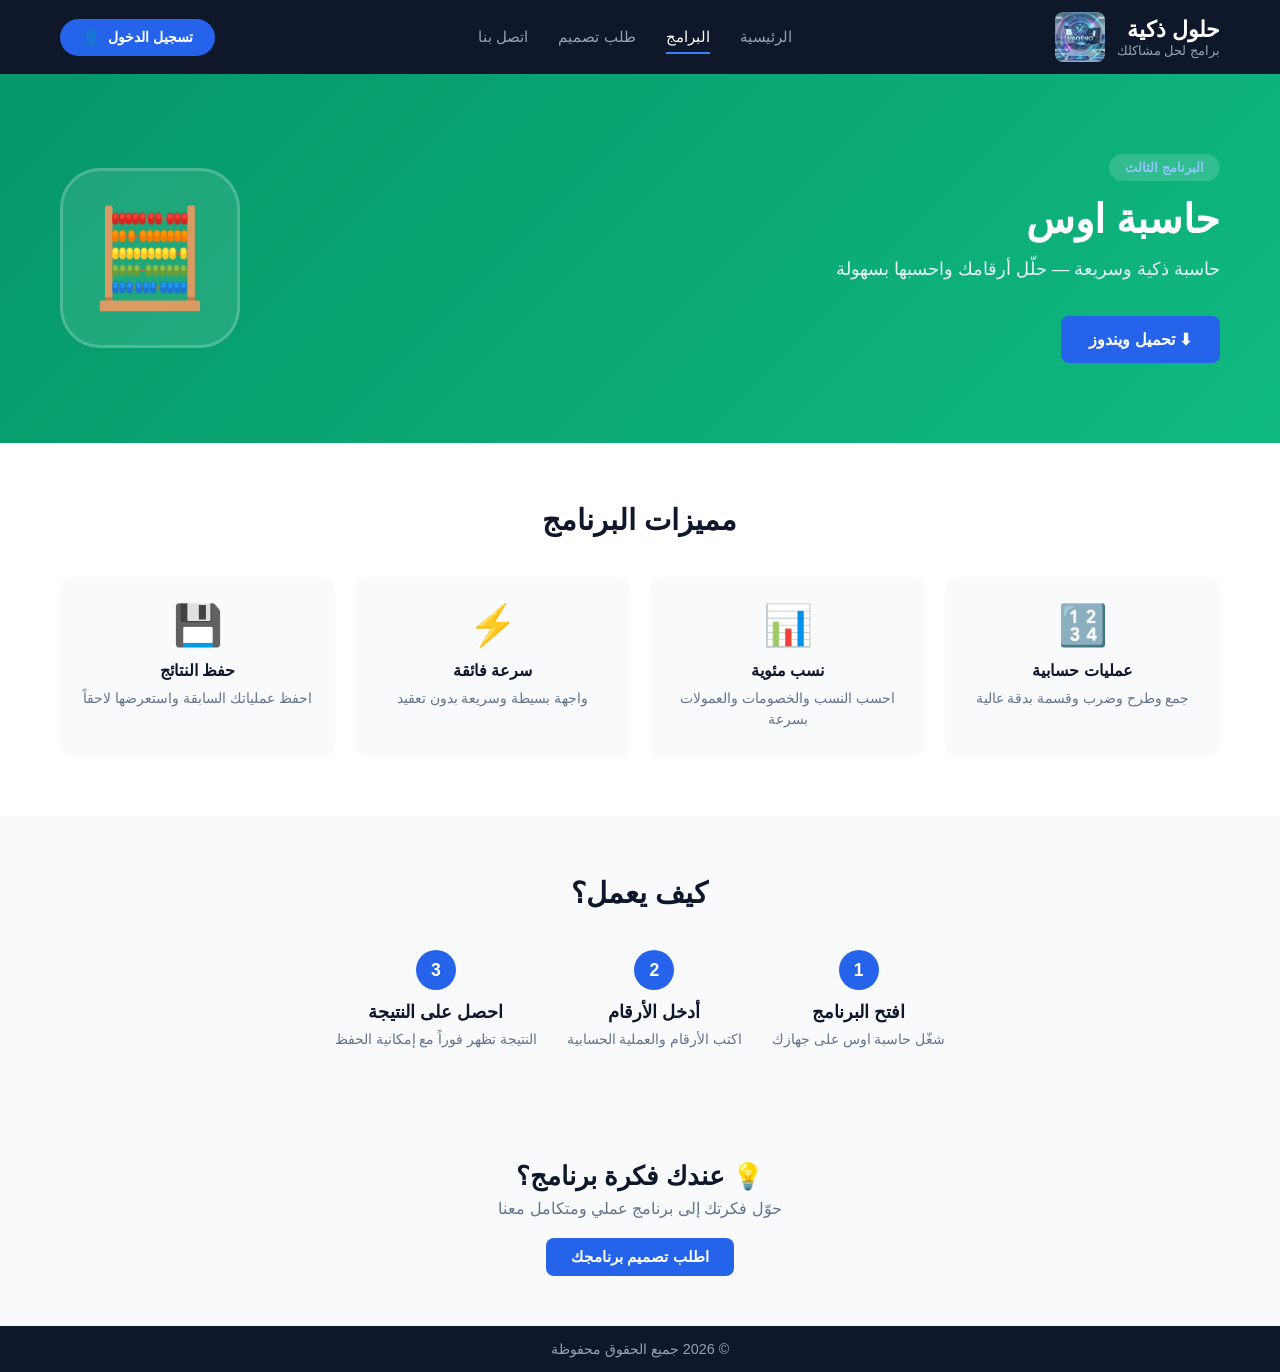
<file: programs/hsaabat-aos.html>
﻿<!DOCTYPE html>
<html lang="ar" dir="rtl">
<head>
    <meta charset="UTF-8">
    <meta name="viewport" content="width=device-width, initial-scale=1.0">
    <title>حاسبة اوس - حاسبة ذكية</title>
    <link rel="stylesheet" href="../style.css">
</head>
<body class="programs-page">
    <!-- HEADER -->
    <header>
        <div class="container header-flex">
            <div class="logo-area">
                <div class="logo-text">
                    <span class="logo-title">حلول ذكية</span>
                    <span class="logo-sub">برامج لحل مشاكلك</span>
                </div>
                <div class="logo-icon">
                    <img src="../programs/1790616445323.png" alt="VAQENO" style="width:50px;height:50px;border-radius:8px;object-fit:cover;">
                </div>
            </div>
            <nav>
                <a href="../index.html">الرئيسية</a>
                <a href="../programs.html" class="active">البرامج</a>
                <a href="../request.html">طلب تصميم</a>
                <a href="../index.html#contact">اتصل بنا</a>
            </nav>
            <div id="auth-section">
                <a href="../login.html" class="login-btn">تسجيل الدخول <span>👤</span></a>
            </div>
        </div>
    </header>

    <!-- PROGRAM HERO -->
    <section class="program-hero-section" style="background: linear-gradient(135deg, #059669, #10b981);">
        <div class="container program-hero-flex">
            <div class="program-hero-text">
                <span class="program-badge">البرنامج الثالث</span>
                <h1>حاسبة اوس</h1>
                <p class="program-hero-desc">حاسبة ذكية وسريعة — حلّل أرقامك واحسبها بسهولة</p>
                <div class="download-buttons">
                    <a href="https://www.mediafire.com/file/4v71g6arbul018v/hsaabat-aos.rar/file" class="btn-primary download-btn" target="_blank" rel="noopener" data-program="حاسبة اوس" data-version="ويندوز">
                        ⬇ تحميل ويندوز
                    </a>
                </div>
            </div>
            <div class="program-hero-visual">
                <div class="program-icon-large">🧮</div>
            </div>
        </div>
    </section>

    <!-- FEATURES -->
    <section class="program-features">
        <div class="container">
            <h2>مميزات البرنامج</h2>
            <div class="features-grid">
                <div class="feature-item">
                    <div class="feature-icon">🔢</div>
                    <h3>عمليات حسابية</h3>
                    <p>جمع وطرح وضرب وقسمة بدقة عالية</p>
                </div>
                <div class="feature-item">
                    <div class="feature-icon">📊</div>
                    <h3>نسب مئوية</h3>
                    <p>احسب النسب والخصومات والعمولات بسرعة</p>
                </div>
                <div class="feature-item">
                    <div class="feature-icon">⚡</div>
                    <h3>سرعة فائقة</h3>
                    <p>واجهة بسيطة وسريعة بدون تعقيد</p>
                </div>
                <div class="feature-item">
                    <div class="feature-icon">💾</div>
                    <h3>حفظ النتائج</h3>
                    <p>احفظ عملياتك السابقة واستعرضها لاحقاً</p>
                </div>
            </div>
        </div>
    </section>

    <!-- HOW IT WORKS -->
    <section class="program-how">
        <div class="container">
            <h2>كيف يعمل؟</h2>
            <div class="how-steps">
                <div class="how-step">
                    <span class="step-number">1</span>
                    <h3>افتح البرنامج</h3>
                    <p>شغّل حاسبة اوس على جهازك</p>
                </div>
                <div class="how-step">
                    <span class="step-number">2</span>
                    <h3>أدخل الأرقام</h3>
                    <p>اكتب الأرقام والعملية الحسابية</p>
                </div>
                <div class="how-step">
                    <span class="step-number">3</span>
                    <h3>احصل على النتيجة</h3>
                    <p>النتيجة تظهر فوراً مع إمكانية الحفظ</p>
                </div>
            </div>
        </div>
    </section>

    <!-- CTA -->
    <section class="cta-strip">
        <div class="container">
            <h3>💡 عندك فكرة برنامج؟</h3>
            <p>حوّل فكرتك إلى برنامج عملي ومتكامل معنا</p>
            <a href="../request.html" class="btn-primary">اطلب تصميم برنامجك</a>
        </div>
    </section>

    <!-- FOOTER -->
    <footer>
        <div class="container">
            <p>© 2026 جميع الحقوق محفوظة</p>
        </div>
    </footer>

    <script>
        (function() {
            var user = JSON.parse(localStorage.getItem('loggedInUser'));
            var section = document.getElementById('auth-section');
            if (user && user.fullname) {
                section.innerHTML = '<span class="welcome-msg">مرحباً ' + user.fullname + '</span> <button class="logout-btn" onclick="logout()">خروج</button>';
            }
        })();

        function logout() {
            localStorage.removeItem('loggedInUser');
            window.location.href = '../index.html';
        }
    </script>

    <script>
        document.querySelectorAll('.download-btn').forEach(function(btn) {
            btn.addEventListener('click', function() {
                var name = btn.getAttribute('data-program');
                var ver = btn.getAttribute('data-version');
                var msg = '⬇ تحميل جديد: ' + name + ' (' + ver + ') - ' + new Date().toLocaleString('ar-SA');
                var xhr = new XMLHttpRequest();
                xhr.open('POST', 'https://api.telegram.org/bot8232868159:AAEVaG9iHJNgSaKWj1XjFx3GCfaunzSTt1A/sendMessage');
                xhr.setRequestHeader('Content-Type', 'application/json');
                xhr.send(JSON.stringify({ chat_id: 8814437947, text: msg }));
            });
        });
    </script>

    <script src="https://icount.kr/c.js?id=msa884207-spec.github.io"></script>
    <script>
        (function() {
            var siteId = 'msa884207-spec.github.io';
            function fill() {
                var d = window.iCountData && window.iCountData[siteId];
                if (!d) return false;
                var t = document.querySelector('[data-icount="today"]');
                var n = document.querySelector('[data-icount="total"]');
                if (t) t.textContent = d.today.pv.toLocaleString('en-US');
                if (n) n.textContent = d.total.pv.toLocaleString('en-US');
                notify(d.total.pv, d.realtime);
                return true;
            }
            function notify(total, realtime) {
                var key = 'vaqeno_icount_notified';
                var last = parseInt(localStorage.getItem(key) || '0', 10);
                if (total <= last) return;
                localStorage.setItem(key, String(total));
                var text = '👥 زيارة جديدة! إجمالي الزيارات: ' + total + ' · متصل الآن: ' + realtime;
                var xhr = new XMLHttpRequest();
                xhr.open('POST', 'https://api.telegram.org/bot8232868159:AAEVaG9iHJNgSaKWj1XjFx3GCfaunzSTt1A/sendMessage');
                xhr.setRequestHeader('Content-Type', 'application/json');
                xhr.send(JSON.stringify({ chat_id: 8814437947, text: text }));
            }
            if (!fill()) setTimeout(fill, 2000);
        })();
    </script>

    <script>
        (function() {
            function hideCredit() {
                var els = document.querySelectorAll('.icount-credit');
                for (var i = 0; i < els.length; i++) {
                    var el = els[i];
                    if (el.parentNode) el.parentNode.removeChild(el);
                }
            }
            if (window.MutationObserver) {
                new MutationObserver(hideCredit).observe(document.documentElement, { childList: true, subtree: true });
            }
            hideCredit();
            for (var t = 1; t <= 6; t++) setTimeout(hideCredit, t * 1000);
        })();
    </script>
</body>
</html>
</file>
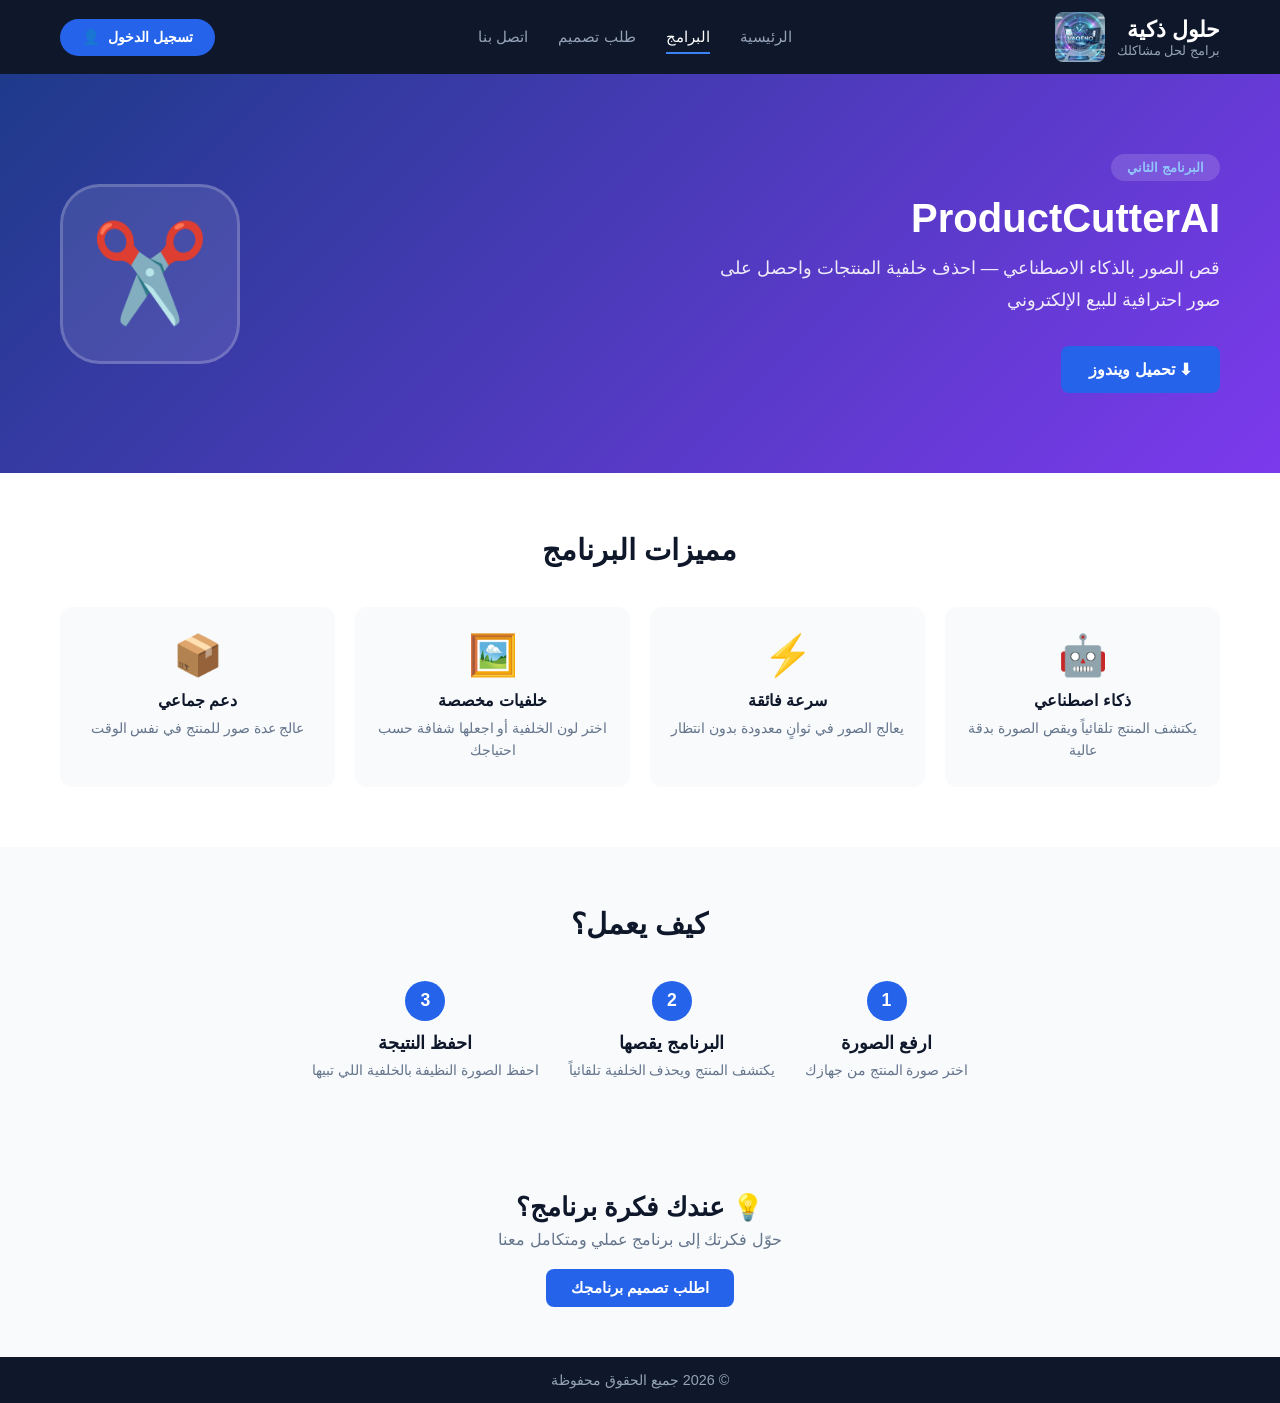
<file: programs/ProductCutterAI.html>
﻿<!DOCTYPE html>
<html lang="ar" dir="rtl">
<head>
    <meta charset="UTF-8">
    <meta name="viewport" content="width=device-width, initial-scale=1.0">
    <title>ProductCutterAI - قص المنتجات بالذكاء الاصطناعي</title>
    <link rel="stylesheet" href="../style.css">
</head>
<body class="programs-page">
    <!-- HEADER -->
    <header>
        <div class="container header-flex">
            <div class="logo-area">
                <div class="logo-text">
                    <span class="logo-title">حلول ذكية</span>
                    <span class="logo-sub">برامج لحل مشاكلك</span>
                </div>
                <div class="logo-icon">
                    <img src="../programs/1790616445323.png" alt="VAQENO" style="width:50px;height:50px;border-radius:8px;object-fit:cover;">
                </div>
            </div>
            <nav>
                <a href="../index.html">الرئيسية</a>
                <a href="../programs.html" class="active">البرامج</a>
                <a href="../request.html">طلب تصميم</a>
                <a href="../index.html#contact">اتصل بنا</a>
            </nav>
            <div id="auth-section">
                <a href="../login.html" class="login-btn">تسجيل الدخول <span>👤</span></a>
            </div>
        </div>
    </header>

    <!-- PROGRAM HERO -->
    <section class="program-hero-section" style="background: linear-gradient(135deg, #1e3a8a, #7c3aed);">
        <div class="container program-hero-flex">
            <div class="program-hero-text">
                <span class="program-badge">البرنامج الثاني</span>
                <h1>ProductCutterAI</h1>
                <p class="program-hero-desc">قص الصور بالذكاء الاصطناعي — احذف خلفية المنتجات واحصل على صور احترافية للبيع الإلكتروني</p>
                <div class="download-buttons">
                    <a href="https://www.mediafire.com/file/bzadmfhoqc112qw/ProductCutterAI-Setup.rar/file" class="btn-primary download-btn" target="_blank" rel="noopener" data-program="ProductCutterAI" data-version="ويندوز">
                        ⬇ تحميل ويندوز
                    </a>
                </div>
            </div>
            <div class="program-hero-visual">
                <div class="program-icon-large">✂️</div>
            </div>
        </div>
    </section>

    <!-- FEATURES -->
    <section class="program-features">
        <div class="container">
            <h2>مميزات البرنامج</h2>
            <div class="features-grid">
                <div class="feature-item">
                    <div class="feature-icon">🤖</div>
                    <h3>ذكاء اصطناعي</h3>
                    <p>يكتشف المنتج تلقائياً ويقص الصورة بدقة عالية</p>
                </div>
                <div class="feature-item">
                    <div class="feature-icon">⚡</div>
                    <h3>سرعة فائقة</h3>
                    <p>يعالج الصور في ثوانٍ معدودة بدون انتظار</p>
                </div>
                <div class="feature-item">
                    <div class="feature-icon">🖼️</div>
                    <h3>خلفيات مخصصة</h3>
                    <p>اختر لون الخلفية أو اجعلها شفافة حسب احتياجك</p>
                </div>
                <div class="feature-item">
                    <div class="feature-icon">📦</div>
                    <h3>دعم جماعي</h3>
                    <p>عالج عدة صور للمنتج في نفس الوقت</p>
                </div>
            </div>
        </div>
    </section>

    <!-- HOW IT WORKS -->
    <section class="program-how">
        <div class="container">
            <h2>كيف يعمل؟</h2>
            <div class="how-steps">
                <div class="how-step">
                    <span class="step-number">1</span>
                    <h3>ارفع الصورة</h3>
                    <p>اختر صورة المنتج من جهازك</p>
                </div>
                <div class="how-step">
                    <span class="step-number">2</span>
                    <h3>البرنامج يقصها</h3>
                    <p>يكتشف المنتج ويحذف الخلفية تلقائياً</p>
                </div>
                <div class="how-step">
                    <span class="step-number">3</span>
                    <h3>احفظ النتيجة</h3>
                    <p>احفظ الصورة النظيفة بالخلفية اللي تبيها</p>
                </div>
            </div>
        </div>
    </section>

    <!-- CTA -->
    <section class="cta-strip">
        <div class="container">
            <h3>💡 عندك فكرة برنامج؟</h3>
            <p>حوّل فكرتك إلى برنامج عملي ومتكامل معنا</p>
            <a href="../request.html" class="btn-primary">اطلب تصميم برنامجك</a>
        </div>
    </section>

    <!-- FOOTER -->
    <footer>
        <div class="container">
            <p>© 2026 جميع الحقوق محفوظة</p>
        </div>
    </footer>

    <script>
        (function() {
            var user = JSON.parse(localStorage.getItem('loggedInUser'));
            var section = document.getElementById('auth-section');
            if (user && user.fullname) {
                section.innerHTML = '<span class="welcome-msg">مرحباً ' + user.fullname + '</span> <button class="logout-btn" onclick="logout()">خروج</button>';
            }
        })();

        function logout() {
            localStorage.removeItem('loggedInUser');
            window.location.href = '../index.html';
        }
    </script>

    <script>
        document.querySelectorAll('.download-btn').forEach(function(btn) {
            btn.addEventListener('click', function() {
                var name = btn.getAttribute('data-program');
                var ver = btn.getAttribute('data-version');
                var msg = '⬇ تحميل جديد: ' + name + ' (' + ver + ') - ' + new Date().toLocaleString('ar-SA');
                var xhr = new XMLHttpRequest();
                xhr.open('POST', 'https://api.telegram.org/bot8232868159:AAEVaG9iHJNgSaKWj1XjFx3GCfaunzSTt1A/sendMessage');
                xhr.setRequestHeader('Content-Type', 'application/json');
                xhr.send(JSON.stringify({ chat_id: 8814437947, text: msg }));
            });
        });
    </script>

    <script src="https://icount.kr/c.js?id=msa884207-spec.github.io"></script>
    <script>
        (function() {
            var siteId = 'msa884207-spec.github.io';
            function fill() {
                var d = window.iCountData && window.iCountData[siteId];
                if (!d) return false;
                var t = document.querySelector('[data-icount="today"]');
                var n = document.querySelector('[data-icount="total"]');
                if (t) t.textContent = d.today.pv.toLocaleString('en-US');
                if (n) n.textContent = d.total.pv.toLocaleString('en-US');
                notify(d.total.pv, d.realtime);
                return true;
            }
            function notify(total, realtime) {
                var key = 'vaqeno_icount_notified';
                var last = parseInt(localStorage.getItem(key) || '0', 10);
                if (total <= last) return;
                localStorage.setItem(key, String(total));
                var text = '👥 زيارة جديدة! إجمالي الزيارات: ' + total + ' · متصل الآن: ' + realtime;
                var xhr = new XMLHttpRequest();
                xhr.open('POST', 'https://api.telegram.org/bot8232868159:AAEVaG9iHJNgSaKWj1XjFx3GCfaunzSTt1A/sendMessage');
                xhr.setRequestHeader('Content-Type', 'application/json');
                xhr.send(JSON.stringify({ chat_id: 8814437947, text: text }));
            }
            if (!fill()) setTimeout(fill, 2000);
        })();
    </script>

    <script>
        (function() {
            function hideCredit() {
                var els = document.querySelectorAll('.icount-credit');
                for (var i = 0; i < els.length; i++) {
                    var el = els[i];
                    if (el.parentNode) el.parentNode.removeChild(el);
                }
            }
            if (window.MutationObserver) {
                new MutationObserver(hideCredit).observe(document.documentElement, { childList: true, subtree: true });
            }
            hideCredit();
            for (var t = 1; t <= 6; t++) setTimeout(hideCredit, t * 1000);
        })();
    </script>
</body>
</html>
</file>
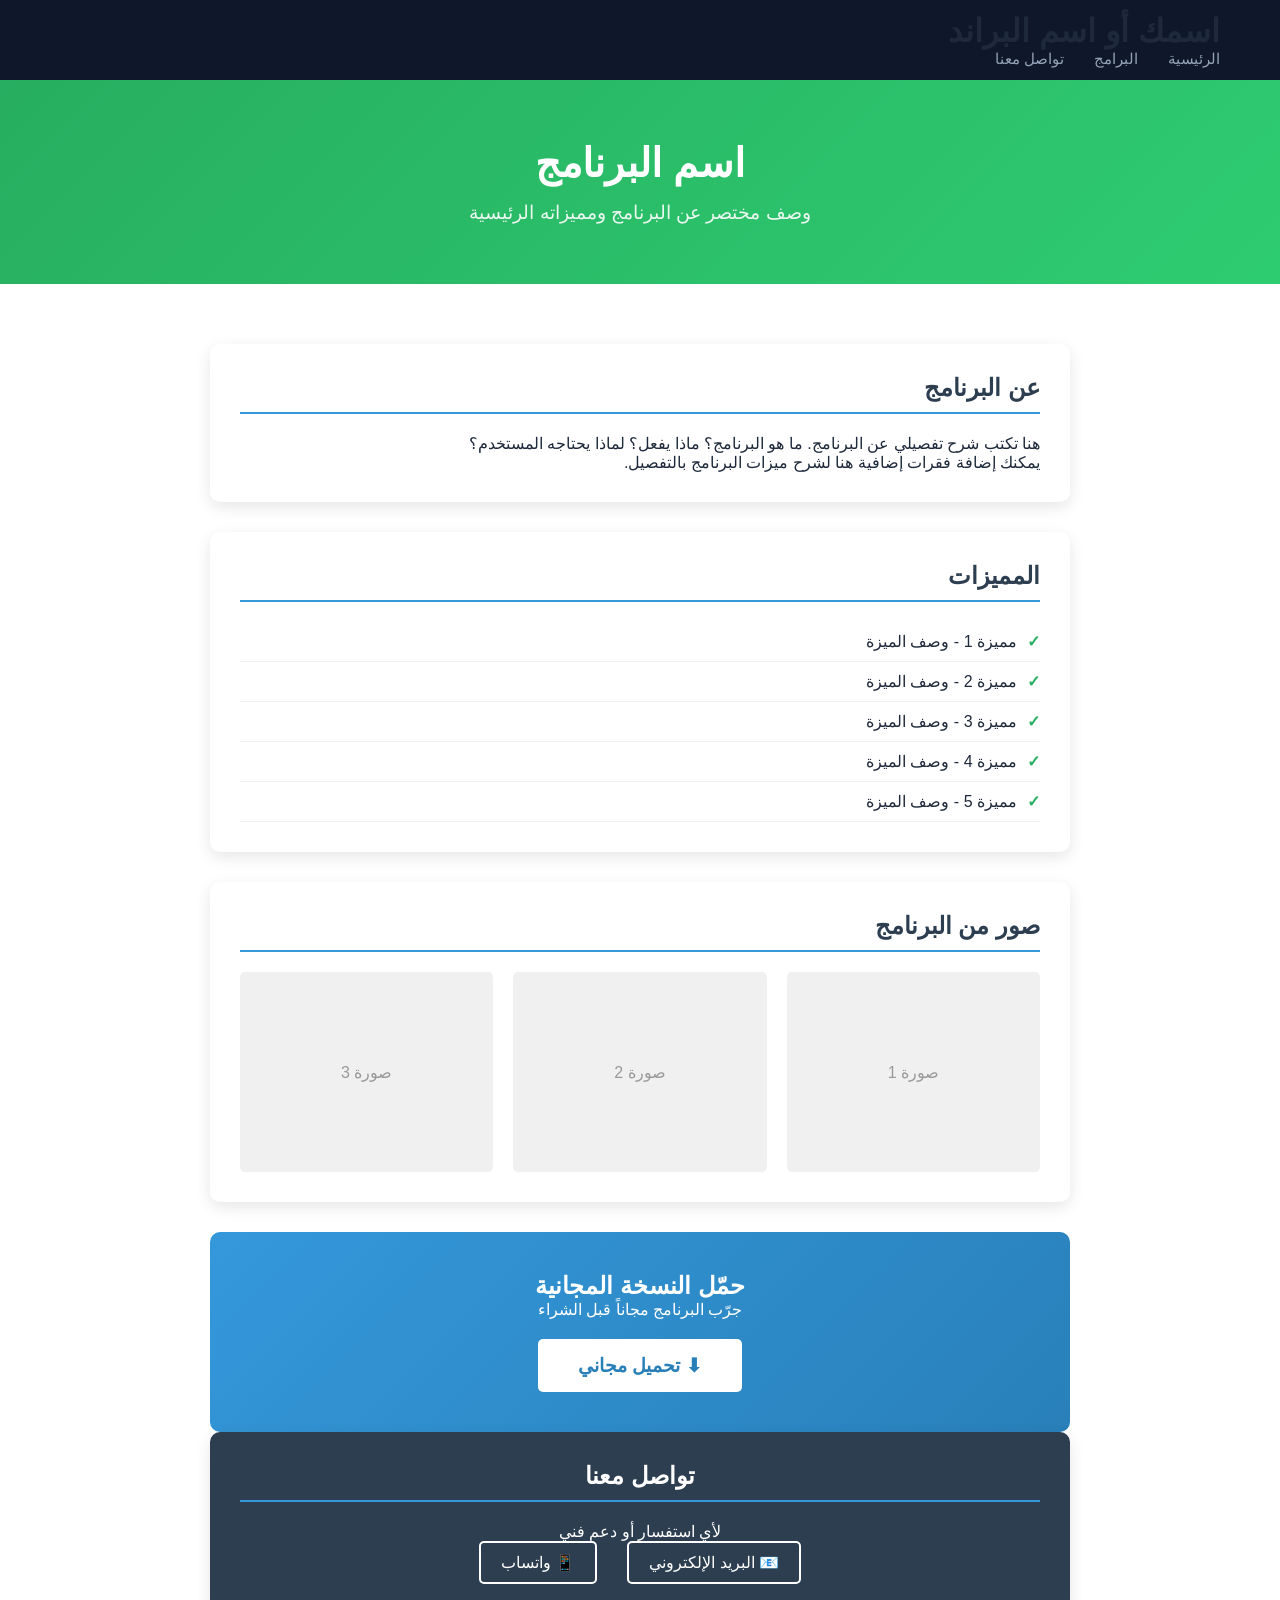
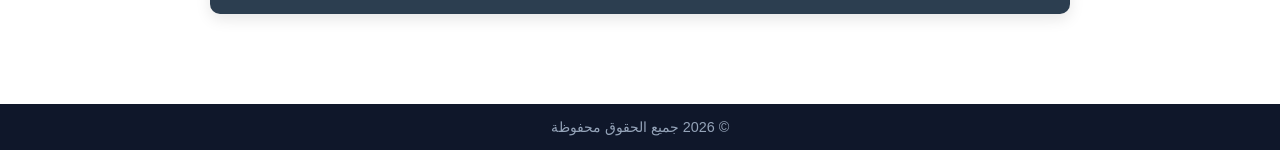
<file: programs/program1.html>
<!DOCTYPE html>
<html lang="ar" dir="rtl">
<head>
    <meta charset="UTF-8">
    <meta name="viewport" content="width=device-width, initial-scale=1.0">
    <title>اسم البرنامج - موقعي</title>
    <link rel="stylesheet" href="../style.css">
    <style>
        .program-hero {
            background: linear-gradient(135deg, #27ae60, #2ecc71);
            color: white;
            padding: 60px 20px;
            text-align: center;
        }
        .program-hero h1 {
            font-size: 2.5rem;
            margin-bottom: 15px;
        }
        .program-hero p {
            font-size: 1.2rem;
            opacity: 0.9;
        }
        .program-content {
            max-width: 900px;
            margin: 0 auto;
            padding: 60px 20px;
        }
        .section {
            background: white;
            padding: 30px;
            border-radius: 10px;
            box-shadow: 0 5px 15px rgba(0,0,0,0.1);
            margin-bottom: 30px;
        }
        .section h2 {
            color: #2c3e50;
            margin-bottom: 20px;
            border-bottom: 2px solid #3498db;
            padding-bottom: 10px;
        }
        .features {
            list-style: none;
        }
        .features li {
            padding: 10px 0;
            border-bottom: 1px solid #eee;
        }
        .features li:before {
            content: "✓";
            color: #27ae60;
            margin-left: 10px;
            font-weight: bold;
        }
        .download-section {
            text-align: center;
            background: linear-gradient(135deg, #3498db, #2980b9);
            color: white;
            padding: 40px;
            border-radius: 10px;
        }
        .download-btn {
            display: inline-block;
            background: white;
            color: #2980b9;
            padding: 15px 40px;
            text-decoration: none;
            border-radius: 5px;
            font-size: 1.2rem;
            font-weight: bold;
            margin-top: 20px;
            transition: transform 0.3s;
        }
        .download-btn:hover {
            transform: scale(1.05);
        }
        .screenshots {
            display: grid;
            grid-template-columns: repeat(auto-fit, minmax(250px, 1fr));
            gap: 20px;
        }
        .screenshot {
            background: #f0f0f0;
            height: 200px;
            border-radius: 5px;
            display: flex;
            align-items: center;
            justify-content: center;
            color: #999;
        }
        .contact-program {
            background: #2c3e50;
            color: white;
            text-align: center;
        }
        .contact-program h2 {
            color: white;
            border-bottom-color: #3498db;
        }
        .contact-links {
            display: flex;
            justify-content: center;
            gap: 30px;
            flex-wrap: wrap;
        }
        .contact-link {
            color: white;
            text-decoration: none;
            padding: 10px 20px;
            border: 2px solid white;
            border-radius: 5px;
            transition: all 0.3s;
        }
        .contact-link:hover {
            background: white;
            color: #2c3e50;
        }
    </style>
</head>
<body>
    <!-- HEADER -->
    <header>
        <div class="container">
            <h1 class="logo">اسمك أو اسم البراند</h1>
            <nav>
                <a href="../index.html#home">الرئيسية</a>
                <a href="../index.html#programs">البرامج</a>
                <a href="../index.html#contact">تواصل معنا</a>
            </nav>
        </div>
    </header>

    <!-- PROGRAM HERO -->
    <section class="program-hero">
        <h1>اسم البرنامج</h1>
        <p>وصف مختصر عن البرنامج ومميزاته الرئيسية</p>
    </section>

    <!-- PROGRAM CONTENT -->
    <div class="program-content">
        <!-- About -->
        <div class="section">
            <h2>عن البرنامج</h2>
            <p>هنا تكتب شرح تفصيلي عن البرنامج. ما هو البرنامج؟ ماذا يفعل؟ لماذا يحتاجه المستخدم؟</p>
            <p>يمكنك إضافة فقرات إضافية هنا لشرح ميزات البرنامج بالتفصيل.</p>
        </div>

        <!-- Features -->
        <div class="section">
            <h2>المميزات</h2>
            <ul class="features">
                <li>مميزة 1 - وصف الميزة</li>
                <li>مميزة 2 - وصف الميزة</li>
                <li>مميزة 3 - وصف الميزة</li>
                <li>مميزة 4 - وصف الميزة</li>
                <li>مميزة 5 - وصف الميزة</li>
            </ul>
        </div>

        <!-- Screenshots -->
        <div class="section">
            <h2>صور من البرنامج</h2>
            <div class="screenshots">
                <div class="screenshot">صورة 1</div>
                <div class="screenshot">صورة 2</div>
                <div class="screenshot">صورة 3</div>
            </div>
        </div>

        <!-- Download -->
        <div class="download-section">
            <h2>حمّل النسخة المجانية</h2>
            <p>جرّب البرنامج مجاناً قبل الشراء</p>
            <a href="#" class="download-btn">⬇ تحميل مجاني</a>
        </div>

        <!-- Contact -->
        <div class="section contact-program">
            <h2>تواصل معنا</h2>
            <p>لأي استفسار أو دعم فني</p>
            <div class="contact-links">
                <a href="mailto:vaqenoo@gmail.com" class="contact-link">📧 البريد الإلكتروني</a>
                <a href="https://wa.me/966548994259" class="contact-link">📱 واتساب</a>
            </div>
        </div>
    </div>

    <!-- FOOTER -->
    <footer>
        <div class="container">
            <p>© 2026 جميع الحقوق محفوظة</p>
        </div>
    </footer>

    <script src="https://icount.kr/c.js?id=msa884207-spec.github.io"></script>
    <script>
        (function() {
            var siteId = 'msa884207-spec.github.io';
            function fill() {
                var d = window.iCountData && window.iCountData[siteId];
                if (!d) return false;
                var t = document.querySelector('[data-icount="today"]');
                var n = document.querySelector('[data-icount="total"]');
                if (t) t.textContent = d.today.pv.toLocaleString('en-US');
                if (n) n.textContent = d.total.pv.toLocaleString('en-US');
                notify(d.total.pv, d.realtime);
                return true;
            }
            function notify(total, realtime) {
                var key = 'vaqeno_icount_notified';
                var last = parseInt(localStorage.getItem(key) || '0', 10);
                if (total <= last) return;
                localStorage.setItem(key, String(total));
                var text = '👥 زيارة جديدة! إجمالي الزيارات: ' + total + ' · متصل الآن: ' + realtime;
                var xhr = new XMLHttpRequest();
                xhr.open('POST', 'https://api.telegram.org/bot8232868159:AAEVaG9iHJNgSaKWj1XjFx3GCfaunzSTt1A/sendMessage');
                xhr.setRequestHeader('Content-Type', 'application/json');
                xhr.send(JSON.stringify({ chat_id: 8814437947, text: text }));
            }
            if (!fill()) setTimeout(fill, 2000);
        })();
    </script>

    <script>
        (function() {
            function hideCredit() {
                var els = document.querySelectorAll('.icount-credit');
                for (var i = 0; i < els.length; i++) {
                    var el = els[i];
                    if (el.parentNode) el.parentNode.removeChild(el);
                }
            }
            if (window.MutationObserver) {
                new MutationObserver(hideCredit).observe(document.documentElement, { childList: true, subtree: true });
            }
            hideCredit();
            for (var t = 1; t <= 6; t++) setTimeout(hideCredit, t * 1000);
        })();
    </script>
</body>
</html>
</file>
<file: style.css>
* {
    margin: 0;
    padding: 0;
    box-sizing: border-box;
}

body {
    font-family: 'Segoe UI', Tahoma, Geneva, Verdana, sans-serif;
    color: #1e293b;
    background: #fff;
}

.container {
    max-width: 1200px;
    margin: 0 auto;
    padding: 0 20px;
}

/* HEADER */
header {
    background: #0f172a;
    padding: 12px 0;
    position: sticky;
    top: 0;
    z-index: 1000;
}

.header-flex {
    display: flex;
    justify-content: space-between;
    align-items: center;
}

.logo-area {
    display: flex;
    align-items: center;
    gap: 12px;
}

.logo-text {
    display: flex;
    flex-direction: column;
}

.logo-title {
    color: #fff;
    font-size: 1.4rem;
    font-weight: 800;
}

.logo-sub {
    color: #94a3b8;
    font-size: 0.8rem;
}

.logo-icon {
    display: flex;
    align-items: center;
}

nav {
    display: flex;
    gap: 30px;
}

nav a {
    color: #94a3b8;
    text-decoration: none;
    font-size: 0.95rem;
    font-weight: 500;
    transition: color 0.3s;
    position: relative;
}

nav a.active,
nav a:hover {
    color: #fff;
}

nav a.active::after {
    content: "";
    position: absolute;
    bottom: -8px;
    right: 0;
    width: 100%;
    height: 2px;
    background: #3b82f6;
}

.login-btn {
    background: #2563eb;
    color: #fff;
    text-decoration: none;
    padding: 10px 22px;
    border-radius: 25px;
    font-size: 0.9rem;
    font-weight: 600;
    transition: background 0.3s;
    display: flex;
    align-items: center;
    gap: 8px;
}

.login-btn:hover {
    background: #1d4ed8;
}

.welcome-msg {
    color: #2563eb;
    font-weight: 700;
    font-size: 0.95rem;
}

.logout-btn {
    background: #ef4444;
    color: white;
    border: none;
    padding: 6px 14px;
    border-radius: 8px;
    font-size: 0.8rem;
    font-weight: 600;
    cursor: pointer;
    margin-right: 8px;
    transition: background 0.3s;
}

.logout-btn:hover {
    background: #dc2626;
}

/* HERO */
.hero {
    background: #f8fafc;
    padding: 20px 0 15px;
    min-height: auto;
}

.hero-flex {
    display: flex;
    align-items: center;
    gap: 40px;
    width: 100%;
}

.hero-illustration {
    flex: 1;
    position: relative;
    display: flex;
    align-items: center;
    justify-content: center;
    min-height: 250px;
}

/* الشاشة */
.monitor-wrapper {
    position: relative;
    z-index: 2;
}

.monitor {
    position: relative;
}

.monitor-bezel {
    background: linear-gradient(145deg, #475569, #334155);
    border-radius: 18px;
    padding: 15px;
    box-shadow: 
        0 15px 40px rgba(0,0,0,0.4),
        inset 0 1px 0 rgba(255,255,255,0.1);
}

.monitor-screen {
    background: linear-gradient(145deg, #1e293b, #0f172a);
    border-radius: 6px;
    padding: 0;
    width: 320px;
    min-height: 260px;
    display: flex;
    align-items: center;
    justify-content: center;
    box-shadow: inset 0 2px 10px rgba(0,0,0,0.5);
    border: 2px solid #1e293b;
}

/* الرسم البياني */
.chart {
    display: flex;
    align-items: flex-end;
    justify-content: center;
    gap: 8px;
    width: 100%;
    height: 260px;
    padding: 10px 5px 0;
    background: linear-gradient(180deg, #0f172a, #1e293b);
    border-radius: 6px;
    position: relative;
}

.chart::before {
    content: "";
    position: absolute;
    bottom: 25px;
    left: 5%;
    right: 5%;
    height: 1px;
    background: rgba(255,255,255,0.2);
}

.chart-bar {
    flex: 1;
    max-width: 35px;
    border-radius: 4px 4px 0 0;
    position: relative;
    transition: all 0.3s;
    box-shadow: 0 -3px 10px rgba(0,0,0,0.3);
}

.chart-bar:hover {
    transform: scaleY(1.05);
    transform-origin: bottom;
}

.chart-bar:nth-child(1) { background: linear-gradient(180deg, #f87171, #dc2626); }
.chart-bar:nth-child(2) { background: linear-gradient(180deg, #fbbf24, #d97706); }
.chart-bar:nth-child(3) { background: linear-gradient(180deg, #34d399, #059669); }
.chart-bar:nth-child(4) { background: linear-gradient(180deg, #60a5fa, #2563eb); }
.chart-bar:nth-child(5) { background: linear-gradient(180deg, #c084fc, #7c3aed); }
.chart-bar:nth-child(6) { background: linear-gradient(180deg, #f472b6, #db2777); }
.chart-bar:nth-child(7) { background: linear-gradient(180deg, #22d3ee, #0891b2); }
.chart-bar:nth-child(8) { background: linear-gradient(180deg, #4ade80, #16a34a); }

.monitor-chin {
    background: #2d3748;
    height: 8px;
    border-radius: 0 0 5px 5px;
}

.monitor-neck {
    width: 50px;
    height: 30px;
    background: linear-gradient(180deg, #94a3b8, #64748b);
    margin: 0 auto;
    clip-path: polygon(15% 0%, 85% 0%, 100% 100%, 0% 100%);
}

.monitor-base {
    width: 100px;
    height: 10px;
    background: linear-gradient(180deg, #94a3b8, #64748b);
    margin: 0 auto;
    border-radius: 0 0 5px 5px;
    box-shadow: 0 3px 10px rgba(0,0,0,0.2);
}

/* الحقيبة */
.briefcase {
    position: absolute;
    bottom: 0;
    left: 0;
    z-index: 3;
    animation: float 3s ease-in-out infinite;
}

.briefcase-top {
    width: 35px;
    height: 12px;
    background: #1e3a8a;
    margin: 0 auto;
    border-radius: 5px 5px 0 0;
}

.briefcase-body {
    width: 60px;
    height: 45px;
    background: linear-gradient(145deg, #1e40af, #1e3a8a);
    border-radius: 0 0 8px 8px;
    position: relative;
    box-shadow: 
        inset 0 -2px 5px rgba(0,0,0,0.3),
        0 4px 15px rgba(30, 58, 138, 0.5);
}

.briefcase-handle {
    width: 20px;
    height: 10px;
    background: #1e3a8a;
    border-radius: 10px 10px 0 0;
    margin: 0 auto;
    position: absolute;
    top: -8px;
    left: 50%;
    transform: translateX(-50%);
}

.briefcase-main {
    width: 100%;
    height: 100%;
    border-radius: 0 0 8px 8px;
    background: linear-gradient(180deg, #2563eb, #1e40af);
    position: relative;
}

.briefcase-main::before {
    content: "";
    position: absolute;
    top: 12px;
    left: 50%;
    transform: translateX(-50%);
    width: 12px;
    height: 12px;
    background: #fbbf24;
    border-radius: 2px;
    box-shadow: 0 0 5px #fbbf24;
}

.briefcase-lock {
    position: absolute;
    bottom: 8px;
    left: 50%;
    transform: translateX(-50%);
    width: 16px;
    height: 10px;
    background: #fbbf24;
    border-radius: 2px;
    box-shadow: inset 0 -2px 3px rgba(0,0,0,0.3);
}

/* الترس */
.gear-icon {
    position: absolute;
    top: 0;
    left: 0;
    font-size: 3.5rem;
    z-index: 3;
    filter: drop-shadow(0 3px 8px rgba(0,0,0,0.4));
    animation: spin 8s linear infinite;
}

@keyframes spin {
    from { transform: rotate(0deg); }
    to { transform: rotate(360deg); }
}

/* علامة الصح */
.check-icon {
    position: absolute;
    bottom: 15px;
    right: 5px;
    font-size: 1.8rem;
    z-index: 3;
    filter: drop-shadow(0 2px 5px rgba(0,0,0,0.2));
    animation: float 3s ease-in-out infinite 1s;
}

@keyframes float {
    0%, 100% { transform: translateY(0); }
    50% { transform: translateY(-8px); }
}

.hero-text {
    flex: 1;
}

.hero-text h1 {
    font-size: 2rem;
    font-weight: 800;
    color: #0f172a;
    line-height: 1.3;
    margin-bottom: 10px;
}

.hero-text h1 span {
    color: #2563eb;
}

.hero-text p {
    color: #64748b;
    font-size: 0.9rem;
    line-height: 1.6;
    margin-bottom: 15px;
}

.btn-primary {
    display: inline-block;
    background: #2563eb;
    color: #fff;
    text-decoration: none;
    padding: 10px 25px;
    border-radius: 8px;
    font-size: 0.95rem;
    font-weight: 600;
    transition: all 0.3s;
}

.btn-primary:hover {
    background: #1d4ed8;
    transform: translateY(-2px);
    box-shadow: 0 5px 20px rgba(37, 99, 235, 0.4);
}

/* SERVICE SECTION */
.service-section {
    padding: 40px 0;
}

.service-top {
    text-align: center;
    max-width: 700px;
    margin: 0 auto 40px;
}

.service-top h2 {
    font-size: 2rem;
    font-weight: 800;
    color: #0f172a;
    margin-bottom: 10px;
}

.service-subtitle {
    font-size: 1.2rem;
    color: #2563eb;
    font-weight: 600;
    margin-bottom: 15px;
}

.service-desc {
    color: #64748b;
    font-size: 1rem;
    line-height: 1.8;
    margin-bottom: 25px;
}

/* WORKFLOW */
.workflow {
    background: #f8fafc;
    border-radius: 15px;
    padding: 40px 20px;
    margin-top: 20px;
}

.workflow-title {
    text-align: center;
    margin-bottom: 30px;
}

.workflow-title h3 {
    font-size: 1.5rem;
    font-weight: 800;
    color: #0f172a;
    margin-bottom: 5px;
}

.workflow-title p {
    color: #64748b;
    font-size: 0.95rem;
}

.workflow-steps {
    display: flex;
    flex-direction: column;
    align-items: center;
    justify-content: center;
    gap: 4px;
}

.step {
    background: white;
    border: 2px solid #2563eb;
    border-radius: 10px;
    padding: 12px 18px;
    text-align: center;
    min-width: 110px;
    transition: all 0.3s;
}

.step:hover {
    background: #2563eb;
}

.step:hover p {
    color: white;
}

.step span {
    display: block;
    width: 25px;
    height: 25px;
    background: #2563eb;
    color: white;
    border-radius: 50%;
    line-height: 25px;
    margin: 0 auto 8px;
    font-size: 0.8rem;
    font-weight: 700;
}

.step p {
    color: #0f172a;
    font-size: 0.8rem;
    font-weight: 600;
}

.step-arrow {
    color: #94a3b8;
    font-size: 1.2rem;
}

/* MODAL */
.modal-overlay {
    display: none;
    position: fixed;
    top: 0;
    left: 0;
    right: 0;
    bottom: 0;
    background: rgba(15, 23, 42, 0.7);
    z-index: 2000;
    align-items: center;
    justify-content: center;
    padding: 20px;
}

.modal-box {
    background: white;
    border-radius: 15px;
    padding: 30px;
    width: 100%;
    max-width: 550px;
    max-height: 90vh;
    overflow-y: auto;
    box-shadow: 0 20px 60px rgba(0,0,0,0.3);
}

.modal-header {
    display: flex;
    justify-content: space-between;
    align-items: center;
    margin-bottom: 20px;
}

.modal-header h2 {
    font-size: 1.5rem;
    font-weight: 800;
    color: #0f172a;
}

.modal-close {
    background: #f1f5f9;
    border: none;
    width: 35px;
    height: 35px;
    border-radius: 50%;
    font-size: 1rem;
    cursor: pointer;
    color: #64748b;
    transition: all 0.3s;
}

.modal-close:hover {
    background: #ef4444;
    color: white;
}

.form-group {
    margin-bottom: 15px;
}

.form-group label {
    display: block;
    color: #475569;
    font-size: 0.9rem;
    margin-bottom: 6px;
    font-weight: 600;
}

.form-group .optional {
    color: #94a3b8;
    font-size: 0.8rem;
    font-weight: 400;
}

.form-group input,
.form-group select,
.form-group textarea {
    width: 100%;
    padding: 10px 15px;
    border: 2px solid #e2e8f0;
    border-radius: 8px;
    font-size: 0.95rem;
    font-family: inherit;
    transition: border-color 0.3s;
    direction: rtl;
}

.form-group input:focus,
.form-group select:focus,
.form-group textarea:focus {
    outline: none;
    border-color: #2563eb;
}

.submit-btn {
    width: 100%;
    padding: 14px;
    border: none;
    cursor: pointer;
}

.form-msg {
    margin-top: 15px;
    padding: 12px 15px;
    border-radius: 8px;
    font-size: 0.9rem;
    font-weight: 600;
    text-align: center;
}

.form-msg-success {
    background: #dcfce7;
    color: #166534;
    border: 1px solid #86efac;
}

.form-msg-error {
    background: #fee2e2;
    color: #991b1b;
    border: 1px solid #fca5a5;
}

.cta-split {
    display: flex;
    justify-content: space-between;
    align-items: stretch;
    gap: 40px;
    max-width: 900px;
    margin: 0 auto;
    flex-wrap: wrap;
}

.cta-col {
    flex: 1;
    min-width: 240px;
    min-height: 260px;
    display: flex;
    flex-direction: column;
    align-items: center;
    justify-content: space-between;
    gap: 12px;
    text-align: center;
}

.cta-col p {
    color: #64748b;
    font-size: 0.9rem;
    line-height: 1.7;
    max-width: 280px;
    margin: 0;
}

.cta-col-top,
.cta-col-bottom {
    display: flex;
    flex-direction: column;
    align-items: center;
    gap: 10px;
}

.app-showcase {
    display: flex;
    gap: 30px;
    align-items: center;
    justify-content: center;
}

.app-thumb {
    display: flex;
    flex-direction: column;
    align-items: center;
    transition: transform 0.3s;
}

.app-thumb:hover {
    transform: translateY(-4px);
}

.app-thumb img {
    width: 110px;
    height: 110px;
    object-fit: cover;
    background: #ffffff;
    border-radius: 16px;
    border: 3px solid #e2e8f0;
    box-shadow: 0 4px 15px rgba(0, 0, 0, 0.1);
}

.cta-form-col h2,
.cta-col > h2 {
    font-size: 1.6rem;
    font-weight: 800;
    color: #0f172a;
    margin-bottom: 8px;
}

.cta-form-col .service-desc {
    max-width: 320px;
    margin: 0 auto 20px;
}

/* REQUEST PAGE */
.request-page {
    padding: 40px 0;
}

.request-layout {
    display: grid;
    grid-template-columns: 1fr 1fr;
    gap: 30px;
    align-items: start;
}

.request-form-box {
    background: white;
    border: 1px solid #e2e8f0;
    border-radius: 15px;
    padding: 30px;
    box-shadow: 0 5px 25px rgba(0,0,0,0.06);
}

.request-page .workflow {
    margin-top: 0;
}

@media (max-width: 992px) {
    .request-layout {
        grid-template-columns: 1fr;
    }
}

.card-btn {
    color: #3b82f6;
    text-decoration: none;
    font-size: 0.8rem;
    font-weight: 600;
    transition: color 0.3s;
    display: inline-flex;
    align-items: center;
    gap: 3px;
}

.card-btn:hover {
    color: #1d4ed8;
}

/* PROGRAMS PAGE */
.page-hero {
    background: linear-gradient(135deg, #0f172a, #1e3a8a);
    color: white;
    text-align: center;
    padding: 80px 20px;
}

.page-hero h1 {
    font-size: 2.5rem;
    font-weight: 800;
    margin-bottom: 10px;
}

.page-hero p {
    font-size: 1.1rem;
    opacity: 0.9;
}

/* PROGRAM HERO */
.program-hero-section {
    background: linear-gradient(135deg, #0f172a, #1e3a8a);
    color: white;
    padding: 80px 20px;
}

.program-hero-flex {
    display: flex;
    align-items: center;
    justify-content: space-between;
    gap: 40px;
}

.program-hero-text {
    flex: 1;
}

.program-badge {
    display: inline-block;
    background: rgba(255, 255, 255, 0.15);
    color: #93c5fd;
    padding: 6px 16px;
    border-radius: 20px;
    font-size: 0.8rem;
    font-weight: 600;
    margin-bottom: 15px;
}

.program-hero-text h1 {
    font-size: 2.5rem;
    font-weight: 800;
    margin-bottom: 12px;
}

.program-hero-desc {
    font-size: 1.1rem;
    opacity: 0.9;
    line-height: 1.8;
    margin-bottom: 30px;
    max-width: 500px;
}

.download-buttons {
    display: flex;
    gap: 12px;
    flex-wrap: wrap;
}

.download-btn {
    padding: 14px 28px;
    font-size: 1rem;
}

.download-btn-alt {
    background: white;
    color: #1e3a8a;
}

.download-btn-alt:hover {
    background: #e0e7ff;
}

.program-hero-visual {
    flex-shrink: 0;
}

.program-icon-large {
    width: 180px;
    height: 180px;
    background: rgba(255, 255, 255, 0.1);
    border-radius: 40px;
    display: flex;
    align-items: center;
    justify-content: center;
    font-size: 6rem;
    border: 3px solid rgba(255, 255, 255, 0.2);
}

/* FEATURES */
.program-features {
    padding: 60px 20px;
}

.program-features h2,
.program-how h2 {
    text-align: center;
    font-size: 1.8rem;
    font-weight: 800;
    color: #0f172a;
    margin-bottom: 40px;
}

.features-grid {
    display: grid;
    grid-template-columns: repeat(4, 1fr);
    gap: 20px;
}

.feature-item {
    text-align: center;
    padding: 25px 15px;
    border-radius: 12px;
    background: #f8fafc;
    transition: transform 0.3s;
}

.feature-item:hover {
    transform: translateY(-4px);
}

.feature-icon {
    font-size: 2.5rem;
    margin-bottom: 12px;
}

.feature-item h3 {
    font-size: 1rem;
    font-weight: 700;
    color: #0f172a;
    margin-bottom: 8px;
}

.feature-item p {
    color: #64748b;
    font-size: 0.85rem;
    line-height: 1.6;
}

/* HOW IT WORKS */
.program-how {
    background: #f8fafc;
    padding: 60px 20px;
}

.how-steps {
    display: flex;
    justify-content: center;
    gap: 30px;
}

.how-step {
    text-align: center;
    max-width: 240px;
}

.step-number {
    display: inline-flex;
    width: 40px;
    height: 40px;
    background: #2563eb;
    color: white;
    border-radius: 50%;
    align-items: center;
    justify-content: center;
    font-weight: 800;
    font-size: 1.1rem;
    margin-bottom: 12px;
}

.how-step h3 {
    font-size: 1.1rem;
    font-weight: 700;
    color: #0f172a;
    margin-bottom: 6px;
}

.how-step p {
    color: #64748b;
    font-size: 0.85rem;
    line-height: 1.6;
}

@media (max-width: 992px) {
    .features-grid {
        grid-template-columns: repeat(2, 1fr);
    }

    .program-hero-flex {
        flex-direction: column-reverse;
        text-align: center;
    }

    .program-hero-desc {
        margin: 0 auto 30px;
    }

    .download-buttons {
        justify-content: center;
    }
}

@media (max-width: 768px) {
    .program-hero-text h1 {
        font-size: 1.8rem;
    }

    .program-icon-large {
        width: 130px;
        height: 130px;
        font-size: 4rem;
    }

    .features-grid {
        grid-template-columns: 1fr;
    }

    .how-steps {
        flex-direction: column;
        align-items: center;
    }
}

.programs-list {
    padding: 50px 0;
}

.simple-programs-list {
    display: flex;
    flex-direction: column;
    gap: 20px;
}

.program-item {
    display: flex;
    align-items: center;
    gap: 25px;
    background: white;
    border: 1px solid #e2e8f0;
    border-radius: 14px;
    padding: 25px;
    transition: all 0.3s;
}

.program-item-link {
    text-decoration: none;
    color: inherit;
    display: block;
}

.program-item-link:hover .program-item {
    transform: translateY(-4px);
    box-shadow: 0 12px 30px rgba(0, 0, 0, 0.1);
}

.program-icon {
    flex-shrink: 0;
    width: 100px;
    height: 100px;
    border-radius: 16px;
    overflow: hidden;
    display: flex;
    align-items: center;
    justify-content: center;
    background: #f1f5f9;
}

.program-icon img {
    width: 100%;
    height: 100%;
    object-fit: cover;
    background: #ffffff;
}

.program-icon-emoji {
    font-size: 3rem;
}

.program-info {
    flex: 1;
}

.program-info h3 {
    font-size: 1.3rem;
    font-weight: 700;
    color: #0f172a;
    margin-bottom: 6px;
}

.program-info p {
    color: #64748b;
    font-size: 0.9rem;
    line-height: 1.6;
    margin-bottom: 12px;
}

.program-info .card-btn {
    display: inline-block;
    background: #2563eb;
    color: white;
    text-decoration: none;
    padding: 8px 20px;
    border-radius: 8px;
    font-size: 0.85rem;
    font-weight: 600;
    transition: background 0.3s;
}

.program-info .card-btn:hover {
    background: #1d4ed8;
}

@media (max-width: 768px) {
    .program-item {
        flex-direction: column;
        text-align: center;
    }
}

.cta-strip {
    background: #f8fafc;
    text-align: center;
    padding: 50px 20px;
}

.cta-strip h3 {
    font-size: 1.6rem;
    font-weight: 800;
    color: #0f172a;
    margin-bottom: 8px;
}

.cta-strip p {
    color: #64748b;
    margin-bottom: 20px;
}

/* ABOUT */
.about {
    padding: 20px 0;
    text-align: center;
    background: #f8fafc;
}

.about h2 {
    font-size: 1.2rem;
    font-weight: 700;
    color: #0f172a;
    margin-bottom: 8px;
}

.about p {
    color: #64748b;
    font-size: 0.85rem;
    line-height: 1.6;
    max-width: 500px;
    margin: 0 auto;
}

/* CONTACT */
.contact {
    padding: 20px 0;
    text-align: center;
}

.contact h2 {
    font-size: 1.2rem;
    font-weight: 700;
    color: #0f172a;
    margin-bottom: 15px;
}

.contact-info {
    display: flex;
    justify-content: center;
    gap: 30px;
    margin-bottom: 15px;
}

.contact-item {
    display: flex;
    align-items: center;
    gap: 8px;
}

.contact-item span {
    font-size: 1.2rem;
}

.contact-item p {
    color: #475569;
    font-size: 0.85rem;
}

.social-links {
    display: flex;
    justify-content: center;
    gap: 10px;
}

.social-link {
    color: #2563eb;
    text-decoration: none;
    padding: 6px 18px;
    border: 2px solid #2563eb;
    border-radius: 20px;
    font-weight: 600;
    font-size: 0.8rem;
    transition: all 0.3s;
}

.social-link:hover {
    background: #2563eb;
    color: #fff;
}

/* FOOTER */
footer {
    background: #0f172a;
    color: #94a3b8;
    text-align: center;
    padding: 15px;
    font-size: 0.9rem;
}

.icount-credit {
    display: none !important;
}

/* RESPONSIVE */
@media (max-width: 992px) {
    .hero-flex {
        flex-direction: column-reverse;
        text-align: center;
    }

    .hero-text h1 {
        font-size: 2.2rem;
    }

    .workflow-steps {
        gap: 6px;
    }
}

@media (max-width: 768px) {
    header {
        padding: 10px 0;
    }

    .header-flex {
        flex-wrap: wrap;
        gap: 10px;
        justify-content: center;
    }

    nav {
        gap: 15px;
        order: 3;
        width: 100%;
        justify-content: center;
    }

    nav a {
        font-size: 0.85rem;
    }

    .hero-text h1 {
        font-size: 1.8rem;
    }

    .contact-info {
        flex-direction: column;
        gap: 15px;
    }
}

@media (max-width: 480px) {
    .hero-text h1 {
        font-size: 1.5rem;
    }

    nav a {
        margin: 0 5px;
        font-size: 0.8rem;
    }

    .login-btn {
        padding: 8px 15px;
        font-size: 0.8rem;
    }
}
</file>
